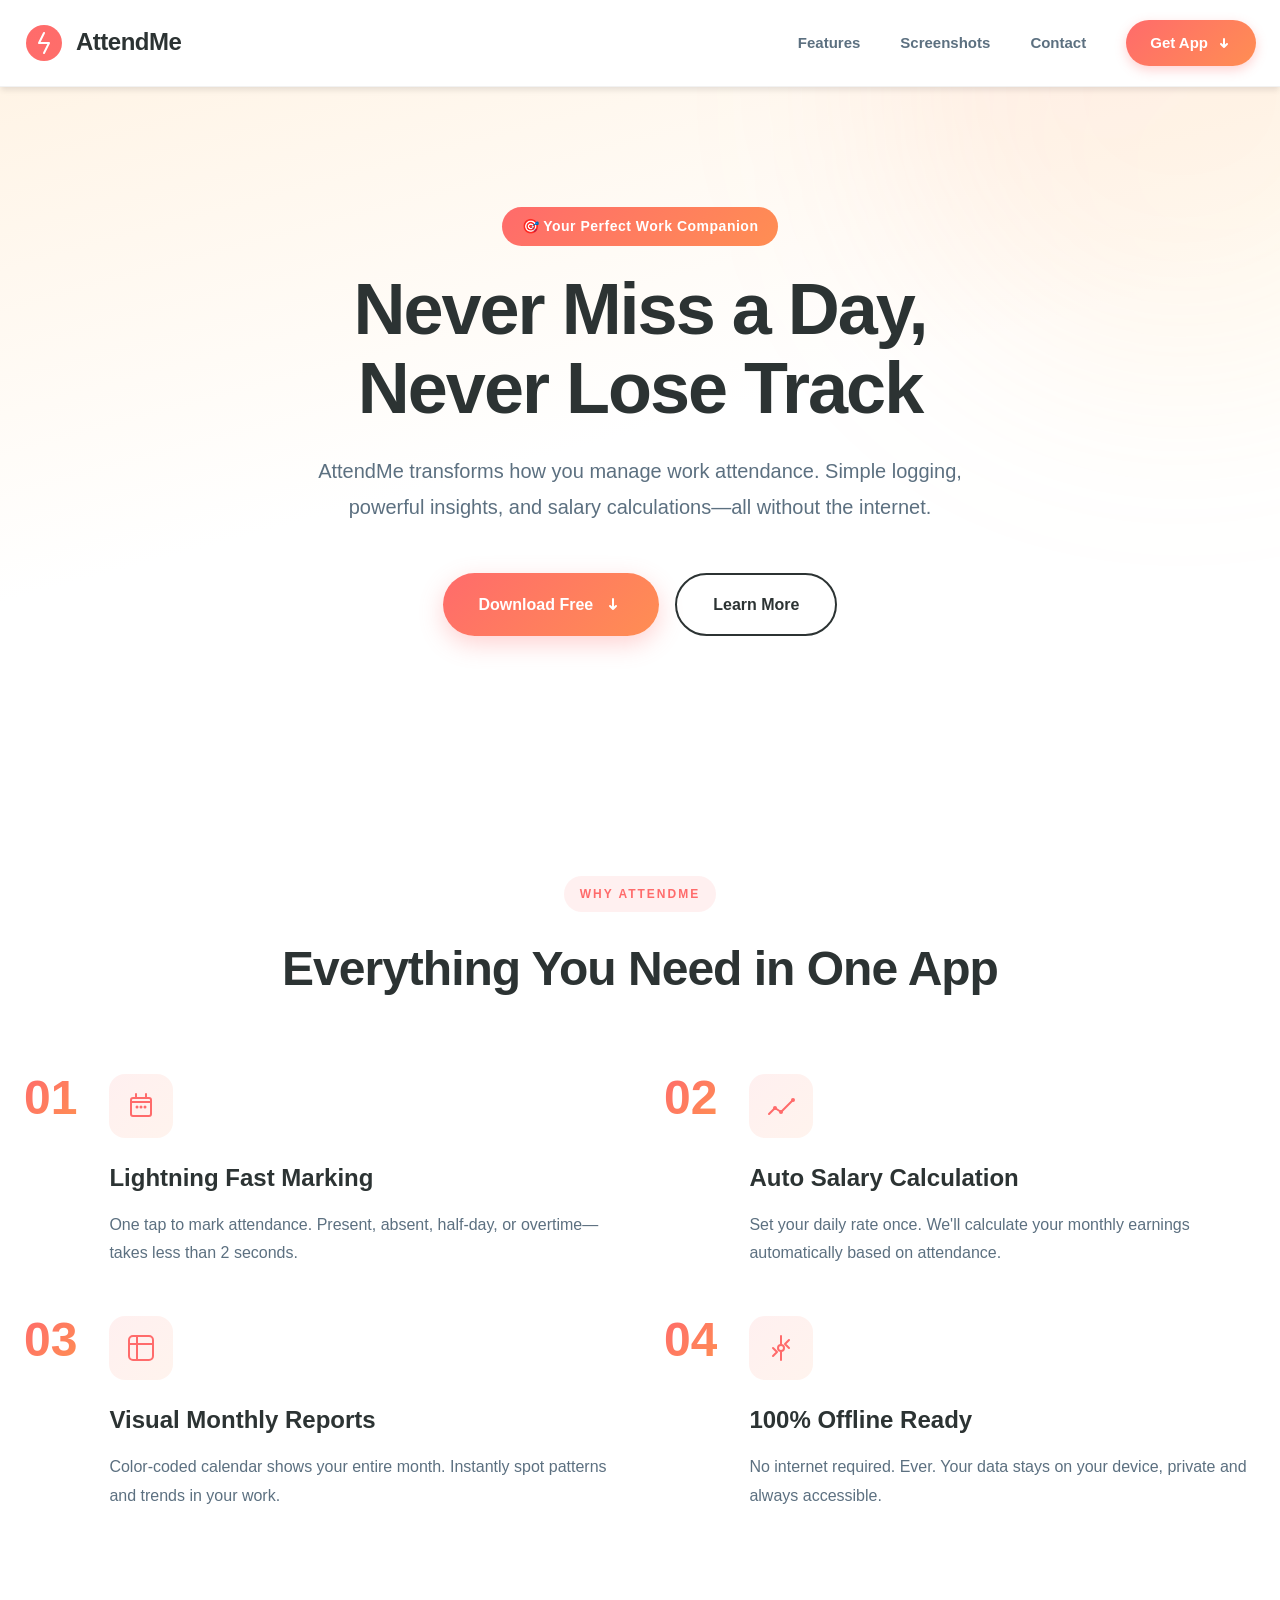
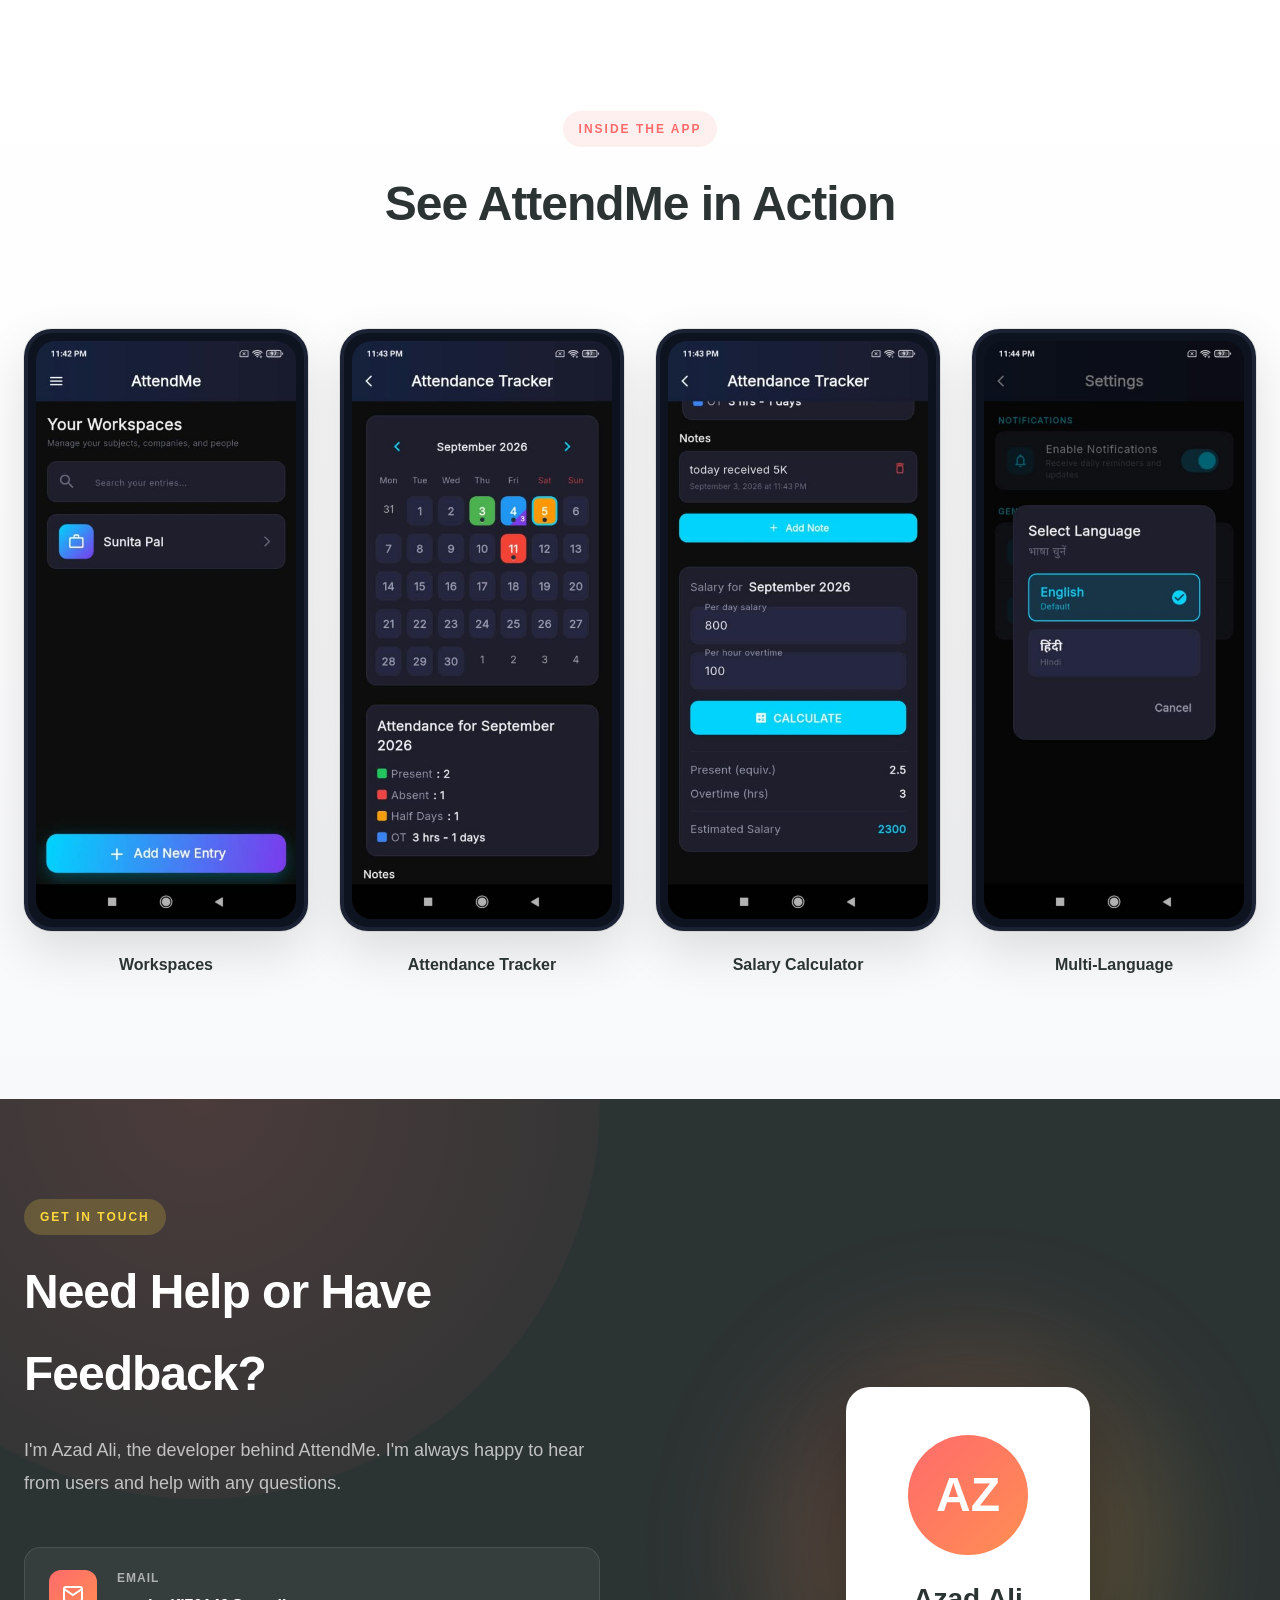
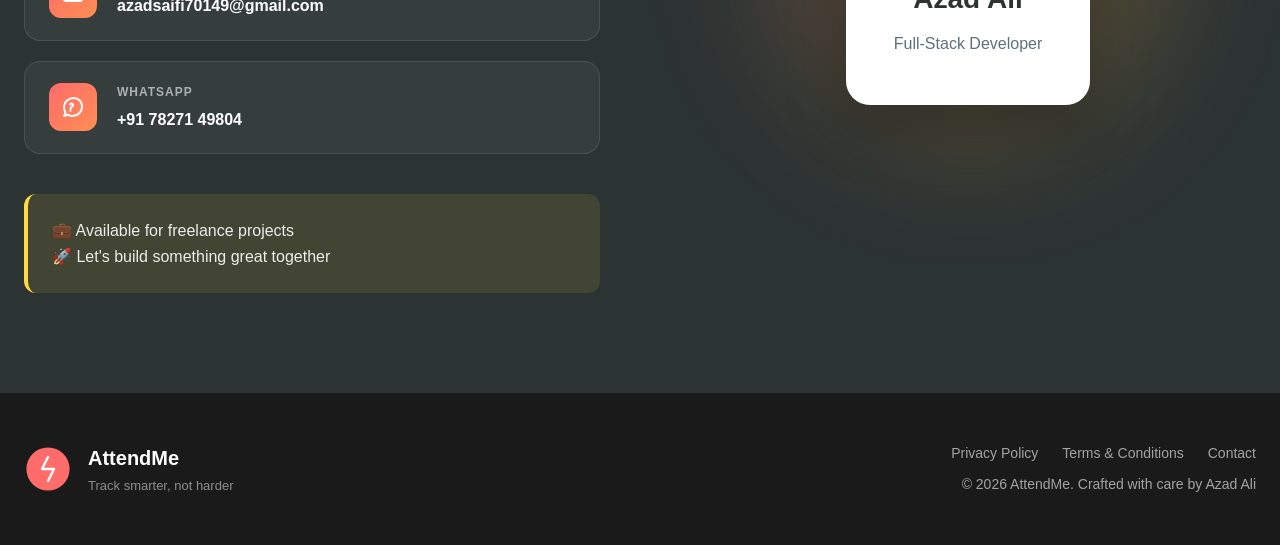
<file: index.html>
<!DOCTYPE html>
<html lang="en">
<head>
    <meta charset="UTF-8">
    <meta name="viewport" content="width=device-width, initial-scale=1.0">
    <meta name="description" content="AttendMe - Smart Attendance Tracking App. Track your work attendance with one tap, calculate salary, and get monthly insights.">
    <meta name="keywords" content="attendance tracker, work attendance, salary calculator, attendance app">
    <meta name="author" content="Azad Ali">
    <title>AttendMe - Smart Attendance Tracker</title>
    <link rel="stylesheet" href="style.css">
</head>
<body>
    <!-- Navigation -->
    <nav class="navbar">
        <div class="container">
            <div class="nav-brand">
                <svg class="logo-svg" viewBox="0 0 40 40" fill="none" xmlns="http://www.w3.org/2000/svg">
                    <circle cx="20" cy="20" r="18" fill="url(#gradient)"/>
                    <path d="M20 10L15 20H25L20 30" stroke="white" stroke-width="2" stroke-linecap="round" stroke-linejoin="round"/>
                    <defs>
                        <linearGradient id="gradient" x1="0" y1="0" x2="40" y2="40">
                            <stop offset="0%" stop-color="#FF6B6B"/>
                            <stop offset="100%" stop-color="#FFD93D"/>
                        </linearGradient>
                    </defs>
                </svg>
                <span class="brand-name">AttendMe</span>
            </div>
            <div class="nav-menu" id="navMenu">
                <a href="#features" class="nav-link">Features</a>
                <a href="#screenshots" class="nav-link">Screenshots</a>
                <a href="#contact" class="nav-link">Contact</a>
                <a href="#" class="nav-link download-link">
                    <span>Get App</span>
                    <svg width="16" height="16" viewBox="0 0 16 16" fill="none">
                        <path d="M8 12L8 4M8 12L11 9M8 12L5 9" stroke="currentColor" stroke-width="2" stroke-linecap="round"/>
                    </svg>
                </a>
            </div>
            <div class="hamburger" id="hamburger">
                <span></span>
                <span></span>
                <span></span>
            </div>
        </div>
    </nav>

    <!-- Hero Section -->
    <section class="hero">
        <div class="hero-decoration"></div>
        <div class="container">
            <div class="hero-badge">🎯 Your Perfect Work Companion</div>
            <h1 class="hero-title">Never Miss a Day,<br>Never Lose Track</h1>
            <p class="hero-subtitle">
                AttendMe transforms how you manage work attendance. Simple logging,
                powerful insights, and salary calculations—all without the internet.
            </p>
            <div class="hero-cta">
                <a href="#" class="btn btn-primary">
                    <span>Download Free</span>
                    <svg width="20" height="20" viewBox="0 0 20 20" fill="none">
                        <path d="M10 15L10 5M10 15L13 12M10 15L7 12" stroke="currentColor" stroke-width="2" stroke-linecap="round"/>
                    </svg>
                </a>
                <a href="#features" class="btn btn-outline">Learn More</a>
            </div>
        </div>
    </section>

    <!-- Features Section -->
    <section id="features" class="features">
        <div class="container">
            <div class="section-header">
                <span class="section-tag">WHY ATTENDME</span>
                <h2 class="section-title">Everything You Need in One App</h2>
            </div>
            <div class="features-container">
                <div class="feature-item">
                    <div class="feature-number">01</div>
                    <div class="feature-content">
                        <div class="feature-icon-wrapper">
                            <svg width="32" height="32" viewBox="0 0 32 32" fill="none">
                                <rect x="6" y="8" width="20" height="18" rx="2" stroke="currentColor" stroke-width="2"/>
                                <path d="M11 4V8M21 4V8M6 12H26" stroke="currentColor" stroke-width="2" stroke-linecap="round"/>
                                <circle cx="12" cy="17" r="1.5" fill="currentColor"/>
                                <circle cx="16" cy="17" r="1.5" fill="currentColor"/>
                                <circle cx="20" cy="17" r="1.5" fill="currentColor"/>
                            </svg>
                        </div>
                        <h3>Lightning Fast Marking</h3>
                        <p>One tap to mark attendance. Present, absent, half-day, or overtime—takes less than 2 seconds.</p>
                    </div>
                </div>

                <div class="feature-item">
                    <div class="feature-number">02</div>
                    <div class="feature-content">
                        <div class="feature-icon-wrapper">
                            <svg width="32" height="32" viewBox="0 0 32 32" fill="none">
                                <path d="M4 24L10 18L16 22L28 10" stroke="currentColor" stroke-width="2" stroke-linecap="round" stroke-linejoin="round"/>
                                <circle cx="10" cy="18" r="2" fill="currentColor"/>
                                <circle cx="16" cy="22" r="2" fill="currentColor"/>
                                <circle cx="28" cy="10" r="2" fill="currentColor"/>
                            </svg>
                        </div>
                        <h3>Auto Salary Calculation</h3>
                        <p>Set your daily rate once. We'll calculate your monthly earnings automatically based on attendance.</p>
                    </div>
                </div>

                <div class="feature-item">
                    <div class="feature-number">03</div>
                    <div class="feature-content">
                        <div class="feature-icon-wrapper">
                            <svg width="32" height="32" viewBox="0 0 32 32" fill="none">
                                <rect x="4" y="4" width="24" height="24" rx="4" stroke="currentColor" stroke-width="2"/>
                                <path d="M4 12H28M12 4V28" stroke="currentColor" stroke-width="2"/>
                            </svg>
                        </div>
                        <h3>Visual Monthly Reports</h3>
                        <p>Color-coded calendar shows your entire month. Instantly spot patterns and trends in your work.</p>
                    </div>
                </div>

                <div class="feature-item">
                    <div class="feature-number">04</div>
                    <div class="feature-content">
                        <div class="feature-icon-wrapper">
                            <svg width="32" height="32" viewBox="0 0 32 32" fill="none">
                                <path d="M16 4V12M16 20V28M24 8L20 12L24 16M8 16L12 20L8 24" stroke="currentColor" stroke-width="2" stroke-linecap="round" stroke-linejoin="round"/>
                                <circle cx="16" cy="16" r="3" stroke="currentColor" stroke-width="2"/>
                            </svg>
                        </div>
                        <h3>100% Offline Ready</h3>
                        <p>No internet required. Ever. Your data stays on your device, private and always accessible.</p>
                    </div>
                </div>
            </div>
        </div>
    </section>

    <!-- Screenshots Section -->
    <section id="screenshots" class="screenshots">
        <div class="container">
            <div class="section-header">
                <span class="section-tag">INSIDE THE APP</span>
                <h2 class="section-title">See AttendMe in Action</h2>
            </div>
            <div class="screenshots-carousel">
                <div class="screenshot-card">
                    <div class="screenshot-frame">
                        <img src="assets/screenshot1.png" alt="AttendMe Workspaces Screen" loading="lazy">
                    </div>
                    <div class="screenshot-label">Workspaces</div>
                </div>
                <div class="screenshot-card">
                    <div class="screenshot-frame">
                        <img src="assets/screenshot2.png" alt="AttendMe Calendar & Attendance Tracker" loading="lazy">
                    </div>
                    <div class="screenshot-label">Attendance Tracker</div>
                </div>
                <div class="screenshot-card">
                    <div class="screenshot-frame">
                        <img src="assets/screenshot3.png" alt="AttendMe Salary Calculator & Notes" loading="lazy">
                    </div>
                    <div class="screenshot-label">Salary Calculator</div>
                </div>
                <div class="screenshot-card">
                    <div class="screenshot-frame">
                        <img src="assets/screenshot4.png" alt="AttendMe Multi-Language & Settings" loading="lazy">
                    </div>
                    <div class="screenshot-label">Multi-Language</div>
                </div>
            </div>
        </div>
    </section>

    <!-- Contact Section -->
    <section id="contact" class="contact">
        <div class="contact-bg"></div>
        <div class="container">
            <div class="contact-content">
                <div class="contact-info">
                    <span class="section-tag light">GET IN TOUCH</span>
                    <h2>Need Help or Have Feedback?</h2>
                    <p>I'm Azad Ali, the developer behind AttendMe. I'm always happy to hear from users and help with any questions.</p>

                    <div class="contact-methods">
                        <a href="mailto:azadsaifi70149@gmail.com" class="contact-method">
                            <div class="method-icon">
                                <svg width="24" height="24" viewBox="0 0 24 24" fill="none">
                                    <rect x="3" y="5" width="18" height="14" rx="2" stroke="currentColor" stroke-width="2"/>
                                    <path d="M3 7L12 13L21 7" stroke="currentColor" stroke-width="2" stroke-linecap="round"/>
                                </svg>
                            </div>
                            <div class="method-content">
                                <div class="method-label">Email</div>
                                <div class="method-value">azadsaifi70149@gmail.com</div>
                            </div>
                        </a>

                        <a href="https://wa.me/917827149804" class="contact-method" target="_blank" rel="noopener">
                            <div class="method-icon">
                                <svg width="24" height="24" viewBox="0 0 24 24" fill="none">
                                    <path d="M21 11.5C21 16.75 16.75 21 11.5 21C9.73 21 8.08 20.5 6.66 19.63L3 21L4.37 17.34C3.5 15.92 3 14.27 3 12.5C3 7.25 7.25 3 12.5 3C17.75 3 21 6.71 21 11.5Z" stroke="currentColor" stroke-width="2" stroke-linecap="round" stroke-linejoin="round"/>
                                    <path d="M9 9.5C9 9.5 9.5 8.5 10.5 8.5C11.5 8.5 12 9 12 10C12 11 11 11.5 10.5 12C10 12.5 9.5 13 9.5 14M9.5 16H9.51" stroke="currentColor" stroke-width="2" stroke-linecap="round"/>
                                </svg>
                            </div>
                            <div class="method-content">
                                <div class="method-label">WhatsApp</div>
                                <div class="method-value">+91 78271 49804</div>
                            </div>
                        </a>
                    </div>

                    <div class="developer-note">
                        <p>💼 Available for freelance projects</p>
                        <p>🚀 Let's build something great together</p>
                    </div>
                </div>

                <div class="contact-illustration">
                    <div class="illustration-circle"></div>
                    <div class="developer-card">
                        <div class="dev-avatar">
                            <span>AZ</span>
                        </div>
                        <div class="dev-info">
                            <h3>Azad Ali</h3>
                            <p>Full-Stack Developer</p>
                        </div>
                    </div>
                </div>
            </div>
        </div>
    </section>

    <!-- Footer -->
    <footer class="footer">
        <div class="container">
            <div class="footer-content">
                <div class="footer-brand">
                    <svg class="footer-logo" viewBox="0 0 40 40" fill="none" xmlns="http://www.w3.org/2000/svg">
                        <circle cx="20" cy="20" r="18" fill="url(#footerGradient)"/>
                        <path d="M20 10L15 20H25L20 30" stroke="white" stroke-width="2" stroke-linecap="round" stroke-linejoin="round"/>
                        <defs>
                            <linearGradient id="footerGradient" x1="0" y1="0" x2="40" y2="40">
                                <stop offset="0%" stop-color="#FF6B6B"/>
                                <stop offset="100%" stop-color="#FFD93D"/>
                            </linearGradient>
                        </defs>
                    </svg>
                    <div class="footer-brand-text">
                        <div class="footer-name">AttendMe</div>
                        <div class="footer-tagline">Track smarter, not harder</div>
                    </div>
                </div>
                <div style="display: flex; flex-direction: column; gap: 8px; align-items: flex-end;">
                    <div class="footer-links" style="display: flex; gap: 24px; flex-wrap: wrap;">
                        <a href="privacy.html" style="color: rgba(255, 255, 255, 0.6); text-decoration: none; font-size: 14px;">Privacy Policy</a>
                        <a href="terms.html" style="color: rgba(255, 255, 255, 0.6); text-decoration: none; font-size: 14px;">Terms & Conditions</a>
                        <a href="contact.html" style="color: rgba(255, 255, 255, 0.6); text-decoration: none; font-size: 14px;">Contact</a>
                    </div>
                    <div class="footer-copyright">
                        <p>© 2026 AttendMe. Crafted with care by Azad Ali</p>
                    </div>
                </div>
            </div>
        </div>
    </footer>

    <script src="script.js"></script>
</body>
</html>
</file>
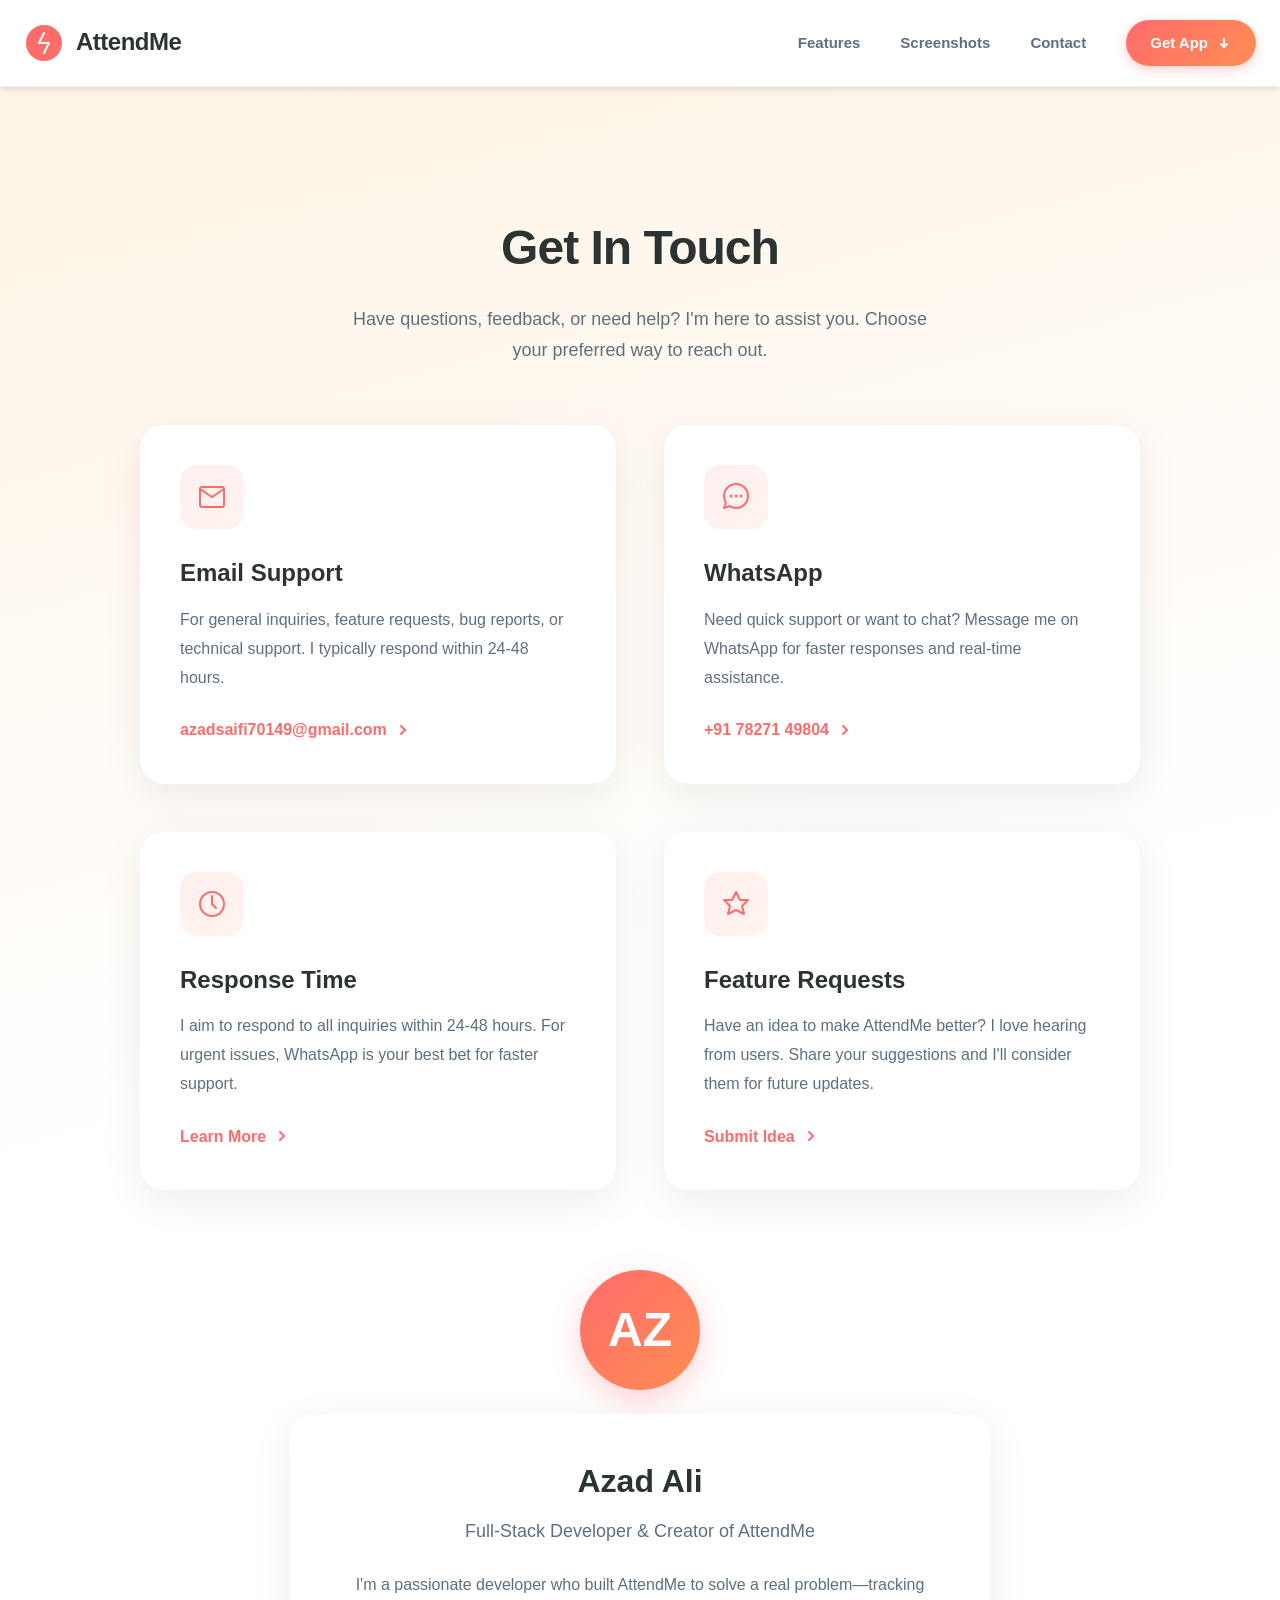
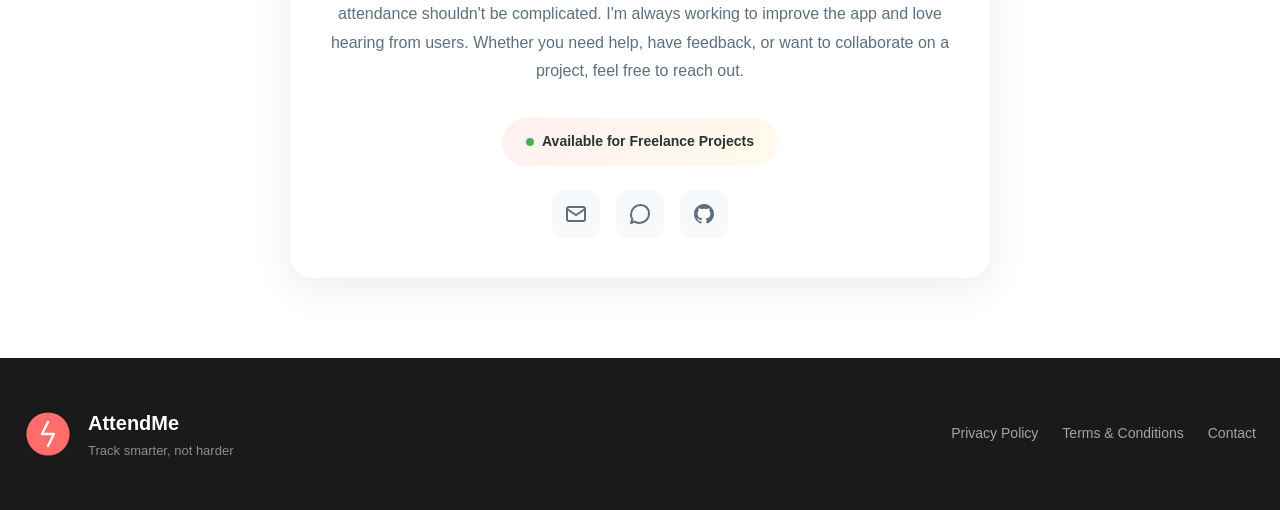
<file: contact.html>
<!DOCTYPE html>
<html lang="en">
<head>
    <meta charset="UTF-8">
    <meta name="viewport" content="width=device-width, initial-scale=1.0">
    <meta name="description" content="Contact AttendMe - Get in touch with the developer for support, feedback, or collaboration">
    <title>Contact Us - AttendMe</title>
    <link rel="stylesheet" href="style.css">
    <style>
        .contact-page {
            padding: 120px 0 80px;
            background: linear-gradient(165deg, #FFF4E6 0%, #FFFFFF 50%);
            min-height: 70vh;
        }

        .contact-page-header {
            text-align: center;
            margin-bottom: 60px;
        }

        .contact-page-header h1 {
            font-size: 48px;
            font-weight: 900;
            color: var(--dark);
            margin-bottom: 16px;
            letter-spacing: -1px;
        }

        .contact-page-header p {
            font-size: 18px;
            color: var(--text-secondary);
            max-width: 600px;
            margin: 0 auto;
        }

        .contact-grid {
            display: grid;
            grid-template-columns: 1fr 1fr;
            gap: 48px;
            max-width: 1000px;
            margin: 0 auto;
        }

        .contact-card {
            background: white;
            padding: 40px;
            border-radius: 24px;
            box-shadow: 0 10px 40px rgba(0, 0, 0, 0.08);
            transition: all 0.3s ease;
        }

        .contact-card:hover {
            transform: translateY(-8px);
            box-shadow: 0 20px 60px rgba(0, 0, 0, 0.12);
        }

        .contact-card-icon {
            width: 64px;
            height: 64px;
            background: linear-gradient(135deg, rgba(255, 107, 107, 0.1), rgba(255, 142, 83, 0.1));
            border-radius: 16px;
            display: flex;
            align-items: center;
            justify-content: center;
            margin-bottom: 24px;
        }

        .contact-card-icon svg {
            color: var(--primary-red);
        }

        .contact-card h3 {
            font-size: 24px;
            font-weight: 800;
            color: var(--dark);
            margin-bottom: 12px;
        }

        .contact-card p {
            color: var(--text-secondary);
            line-height: 1.8;
            margin-bottom: 24px;
        }

        .contact-card a {
            display: inline-flex;
            align-items: center;
            gap: 8px;
            color: var(--primary-red);
            text-decoration: none;
            font-weight: 700;
            transition: all 0.3s ease;
        }

        .contact-card a:hover {
            gap: 12px;
        }

        .developer-section {
            max-width: 700px;
            margin: 80px auto 0;
            text-align: center;
        }

        .developer-avatar-large {
            width: 120px;
            height: 120px;
            background: linear-gradient(135deg, var(--primary-red), var(--accent-orange));
            border-radius: 50%;
            display: flex;
            align-items: center;
            justify-content: center;
            margin: 0 auto 24px;
            font-size: 48px;
            font-weight: 900;
            color: white;
            box-shadow: 0 10px 30px rgba(255, 107, 107, 0.3);
        }

        .developer-info {
            background: white;
            padding: 40px;
            border-radius: 24px;
            box-shadow: 0 10px 40px rgba(0, 0, 0, 0.08);
        }

        .developer-info h2 {
            font-size: 32px;
            font-weight: 900;
            color: var(--dark);
            margin-bottom: 8px;
        }

        .developer-info .role {
            font-size: 18px;
            color: var(--text-secondary);
            margin-bottom: 24px;
        }

        .developer-info .bio {
            color: var(--text-secondary);
            line-height: 1.8;
            margin-bottom: 32px;
        }

        .availability-badge {
            display: inline-flex;
            align-items: center;
            gap: 8px;
            background: linear-gradient(135deg, rgba(255, 107, 107, 0.1), rgba(255, 217, 61, 0.1));
            padding: 12px 24px;
            border-radius: 50px;
            font-weight: 700;
            color: var(--dark);
            font-size: 14px;
        }

        .availability-dot {
            width: 8px;
            height: 8px;
            background: #4CAF50;
            border-radius: 50%;
            animation: pulse 2s infinite;
        }

        @keyframes pulse {
            0%, 100% {
                opacity: 1;
            }
            50% {
                opacity: 0.5;
            }
        }

        .social-links {
            display: flex;
            justify-content: center;
            gap: 16px;
            margin-top: 24px;
        }

        .social-link {
            width: 48px;
            height: 48px;
            background: var(--bg-light);
            border-radius: 12px;
            display: flex;
            align-items: center;
            justify-content: center;
            text-decoration: none;
            transition: all 0.3s ease;
        }

        .social-link:hover {
            background: linear-gradient(135deg, var(--primary-red), var(--accent-orange));
            transform: translateY(-4px);
        }

        .social-link:hover svg {
            color: white;
        }

        .social-link svg {
            color: var(--text-secondary);
            transition: all 0.3s ease;
        }

        @media (max-width: 768px) {
            .contact-page {
                padding: 80px 0 60px;
            }

            .contact-page-header h1 {
                font-size: 36px;
            }

            .contact-grid {
                grid-template-columns: 1fr;
                gap: 32px;
            }

            .contact-card {
                padding: 32px;
            }

            .developer-section {
                margin-top: 60px;
            }

            .developer-info {
                padding: 32px 24px;
            }

            .developer-info h2 {
                font-size: 28px;
            }
        }
    </style>
</head>
<body>
    <!-- Navigation -->
    <nav class="navbar">
        <div class="container">
            <div class="nav-brand">
                <a href="index.html" style="display: flex; align-items: center; gap: 12px; text-decoration: none;">
                    <svg class="logo-svg" viewBox="0 0 40 40" fill="none" xmlns="http://www.w3.org/2000/svg">
                        <circle cx="20" cy="20" r="18" fill="url(#gradient)"/>
                        <path d="M20 10L15 20H25L20 30" stroke="white" stroke-width="2" stroke-linecap="round" stroke-linejoin="round"/>
                        <defs>
                            <linearGradient id="gradient" x1="0" y1="0" x2="40" y2="40">
                                <stop offset="0%" stop-color="#FF6B6B"/>
                                <stop offset="100%" stop-color="#FFD93D"/>
                            </linearGradient>
                        </defs>
                    </svg>
                    <span class="brand-name">AttendMe</span>
                </a>
            </div>
            <div class="nav-menu" id="navMenu">
                <a href="index.html#features" class="nav-link">Features</a>
                <a href="index.html#screenshots" class="nav-link">Screenshots</a>
                <a href="contact.html" class="nav-link">Contact</a>
                <a href="#" class="nav-link download-link">
                    <span>Get App</span>
                    <svg width="16" height="16" viewBox="0 0 16 16" fill="none">
                        <path d="M8 12L8 4M8 12L11 9M8 12L5 9" stroke="currentColor" stroke-width="2" stroke-linecap="round"/>
                    </svg>
                </a>
            </div>
            <div class="hamburger" id="hamburger">
                <span></span>
                <span></span>
                <span></span>
            </div>
        </div>
    </nav>

    <!-- Contact Page Content -->
    <section class="contact-page">
        <div class="container">
            <div class="contact-page-header">
                <h1>Get In Touch</h1>
                <p>Have questions, feedback, or need help? I'm here to assist you. Choose your preferred way to reach out.</p>
            </div>

            <div class="contact-grid">
                <div class="contact-card">
                    <div class="contact-card-icon">
                        <svg width="32" height="32" viewBox="0 0 32 32" fill="none">
                            <rect x="4" y="6" width="24" height="20" rx="2" stroke="currentColor" stroke-width="2"/>
                            <path d="M4 8L16 16L28 8" stroke="currentColor" stroke-width="2" stroke-linecap="round"/>
                        </svg>
                    </div>
                    <h3>Email Support</h3>
                    <p>For general inquiries, feature requests, bug reports, or technical support. I typically respond within 24-48 hours.</p>
                    <a href="mailto:azadsaifi70149@gmail.com">
                        <span>azadsaifi70149@gmail.com</span>
                        <svg width="16" height="16" viewBox="0 0 16 16" fill="none">
                            <path d="M6 4L10 8L6 12" stroke="currentColor" stroke-width="2" stroke-linecap="round"/>
                        </svg>
                    </a>
                </div>

                <div class="contact-card">
                    <div class="contact-card-icon">
                        <svg width="32" height="32" viewBox="0 0 32 32" fill="none">
                            <path d="M28 15C28 21.5 22.5 27 16 27C13.5 27 11.3 26.3 9.5 25.1L4 27L5.9 21.5C4.7 19.7 4 17.5 4 15C4 8.5 9.5 3 16 3C22.5 3 28 8.5 28 15Z" stroke="currentColor" stroke-width="2" stroke-linecap="round" stroke-linejoin="round"/>
                            <circle cx="11" cy="15" r="1.5" fill="currentColor"/>
                            <circle cx="16" cy="15" r="1.5" fill="currentColor"/>
                            <circle cx="21" cy="15" r="1.5" fill="currentColor"/>
                        </svg>
                    </div>
                    <h3>WhatsApp</h3>
                    <p>Need quick support or want to chat? Message me on WhatsApp for faster responses and real-time assistance.</p>
                    <a href="https://wa.me/917827149804" target="_blank" rel="noopener">
                        <span>+91 78271 49804</span>
                        <svg width="16" height="16" viewBox="0 0 16 16" fill="none">
                            <path d="M6 4L10 8L6 12" stroke="currentColor" stroke-width="2" stroke-linecap="round"/>
                        </svg>
                    </a>
                </div>

                <div class="contact-card">
                    <div class="contact-card-icon">
                        <svg width="32" height="32" viewBox="0 0 32 32" fill="none">
                            <circle cx="16" cy="16" r="12" stroke="currentColor" stroke-width="2"/>
                            <path d="M16 8V16L20 20" stroke="currentColor" stroke-width="2" stroke-linecap="round"/>
                        </svg>
                    </div>
                    <h3>Response Time</h3>
                    <p>I aim to respond to all inquiries within 24-48 hours. For urgent issues, WhatsApp is your best bet for faster support.</p>
                    <a href="index.html#contact">
                        <span>Learn More</span>
                        <svg width="16" height="16" viewBox="0 0 16 16" fill="none">
                            <path d="M6 4L10 8L6 12" stroke="currentColor" stroke-width="2" stroke-linecap="round"/>
                        </svg>
                    </a>
                </div>

                <div class="contact-card">
                    <div class="contact-card-icon">
                        <svg width="32" height="32" viewBox="0 0 32 32" fill="none">
                            <path d="M16 4L20 12L28 12L22 18L24 26L16 22L8 26L10 18L4 12L12 12L16 4Z" stroke="currentColor" stroke-width="2" stroke-linejoin="round"/>
                        </svg>
                    </div>
                    <h3>Feature Requests</h3>
                    <p>Have an idea to make AttendMe better? I love hearing from users. Share your suggestions and I'll consider them for future updates.</p>
                    <a href="mailto:azadsaifi70149@gmail.com?subject=Feature Request for AttendMe">
                        <span>Submit Idea</span>
                        <svg width="16" height="16" viewBox="0 0 16 16" fill="none">
                            <path d="M6 4L10 8L6 12" stroke="currentColor" stroke-width="2" stroke-linecap="round"/>
                        </svg>
                    </a>
                </div>
            </div>

            <!-- Developer Section -->
            <div class="developer-section">
                <div class="developer-avatar-large">
                    <span>AZ</span>
                </div>
                <div class="developer-info">
                    <h2>Azad Ali</h2>
                    <p class="role">Full-Stack Developer & Creator of AttendMe</p>
                    <p class="bio">
                        I'm a passionate developer who built AttendMe to solve a real problem—tracking attendance shouldn't be complicated.
                        I'm always working to improve the app and love hearing from users. Whether you need help, have feedback, or want to collaborate on a project, feel free to reach out.
                    </p>
                    <div class="availability-badge">
                        <span class="availability-dot"></span>
                        <span>Available for Freelance Projects</span>
                    </div>
                    <div class="social-links">
                        <a href="mailto:azadsaifi70149@gmail.com" class="social-link" title="Email">
                            <svg width="24" height="24" viewBox="0 0 24 24" fill="none">
                                <rect x="3" y="5" width="18" height="14" rx="2" stroke="currentColor" stroke-width="2"/>
                                <path d="M3 7L12 13L21 7" stroke="currentColor" stroke-width="2" stroke-linecap="round"/>
                            </svg>
                        </a>
                        <a href="https://wa.me/917827149804" class="social-link" target="_blank" rel="noopener" title="WhatsApp">
                            <svg width="24" height="24" viewBox="0 0 24 24" fill="none">
                                <path d="M21 11.5C21 16.75 16.75 21 11.5 21C9.73 21 8.08 20.5 6.66 19.63L3 21L4.37 17.34C3.5 15.92 3 14.27 3 12.5C3 7.25 7.25 3 12.5 3C17.75 3 21 6.71 21 11.5Z" stroke="currentColor" stroke-width="2" stroke-linecap="round" stroke-linejoin="round"/>
                            </svg>
                        </a>
                        <a href="https://github.com" class="social-link" target="_blank" rel="noopener" title="GitHub">
                            <svg width="24" height="24" viewBox="0 0 24 24" fill="none">
                                <path d="M12 2C6.48 2 2 6.48 2 12C2 16.42 4.87 20.17 8.84 21.5C9.34 21.58 9.5 21.27 9.5 21C9.5 20.77 9.5 20.14 9.5 19.31C6.73 19.91 6.14 17.97 6.14 17.97C5.68 16.81 5.03 16.5 5.03 16.5C4.12 15.88 5.1 15.9 5.1 15.9C6.1 15.97 6.63 16.93 6.63 16.93C7.5 18.45 8.97 18 9.54 17.76C9.63 17.11 9.89 16.67 10.17 16.42C7.95 16.17 5.62 15.31 5.62 11.5C5.62 10.39 6 9.5 6.65 8.79C6.55 8.54 6.2 7.5 6.75 6.15C6.75 6.15 7.59 5.88 9.5 7.17C10.29 6.95 11.15 6.84 12 6.84C12.85 6.84 13.71 6.95 14.5 7.17C16.41 5.88 17.25 6.15 17.25 6.15C17.8 7.5 17.45 8.54 17.35 8.79C18 9.5 18.38 10.39 18.38 11.5C18.38 15.32 16.04 16.16 13.81 16.41C14.17 16.72 14.5 17.33 14.5 18.26C14.5 19.6 14.5 20.68 14.5 21C14.5 21.27 14.66 21.59 15.17 21.5C19.14 20.16 22 16.42 22 12C22 6.48 17.52 2 12 2Z" fill="currentColor"/>
                            </svg>
                        </a>
                    </div>
                </div>
            </div>
        </div>
    </section>

    <!-- Footer -->
    <footer class="footer">
        <div class="container">
            <div class="footer-content">
                <div class="footer-brand">
                    <svg class="footer-logo" viewBox="0 0 40 40" fill="none" xmlns="http://www.w3.org/2000/svg">
                        <circle cx="20" cy="20" r="18" fill="url(#footerGradient)"/>
                        <path d="M20 10L15 20H25L20 30" stroke="white" stroke-width="2" stroke-linecap="round" stroke-linejoin="round"/>
                        <defs>
                            <linearGradient id="footerGradient" x1="0" y1="0" x2="40" y2="40">
                                <stop offset="0%" stop-color="#FF6B6B"/>
                                <stop offset="100%" stop-color="#FFD93D"/>
                            </linearGradient>
                        </defs>
                    </svg>
                    <div class="footer-brand-text">
                        <div class="footer-name">AttendMe</div>
                        <div class="footer-tagline">Track smarter, not harder</div>
                    </div>
                </div>
                <div class="footer-links" style="display: flex; gap: 24px; flex-wrap: wrap;">
                    <a href="privacy.html" style="color: rgba(255, 255, 255, 0.6); text-decoration: none; font-size: 14px;">Privacy Policy</a>
                    <a href="terms.html" style="color: rgba(255, 255, 255, 0.6); text-decoration: none; font-size: 14px;">Terms & Conditions</a>
                    <a href="contact.html" style="color: rgba(255, 255, 255, 0.6); text-decoration: none; font-size: 14px;">Contact</a>
                </div>
            </div>
        </div>
    </footer>

    <script src="script.js"></script>
</body>
</html>
</file>
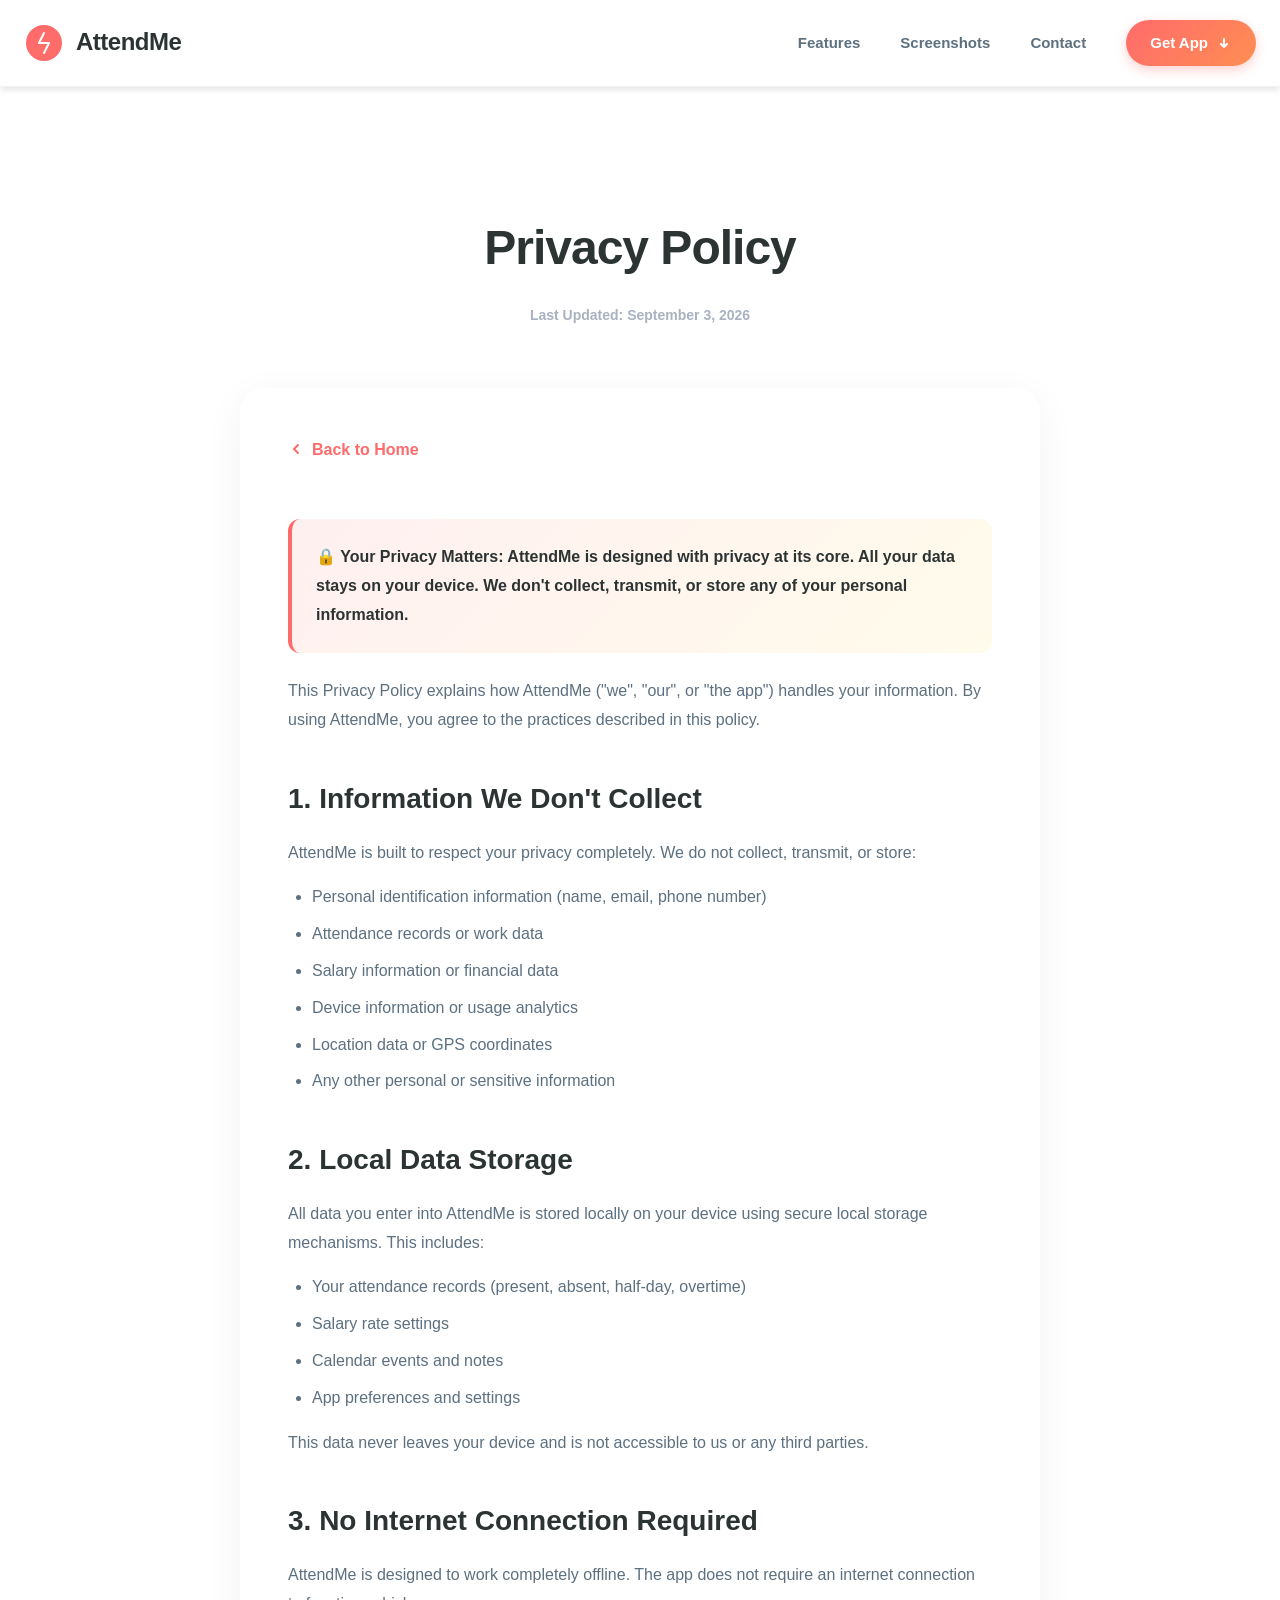
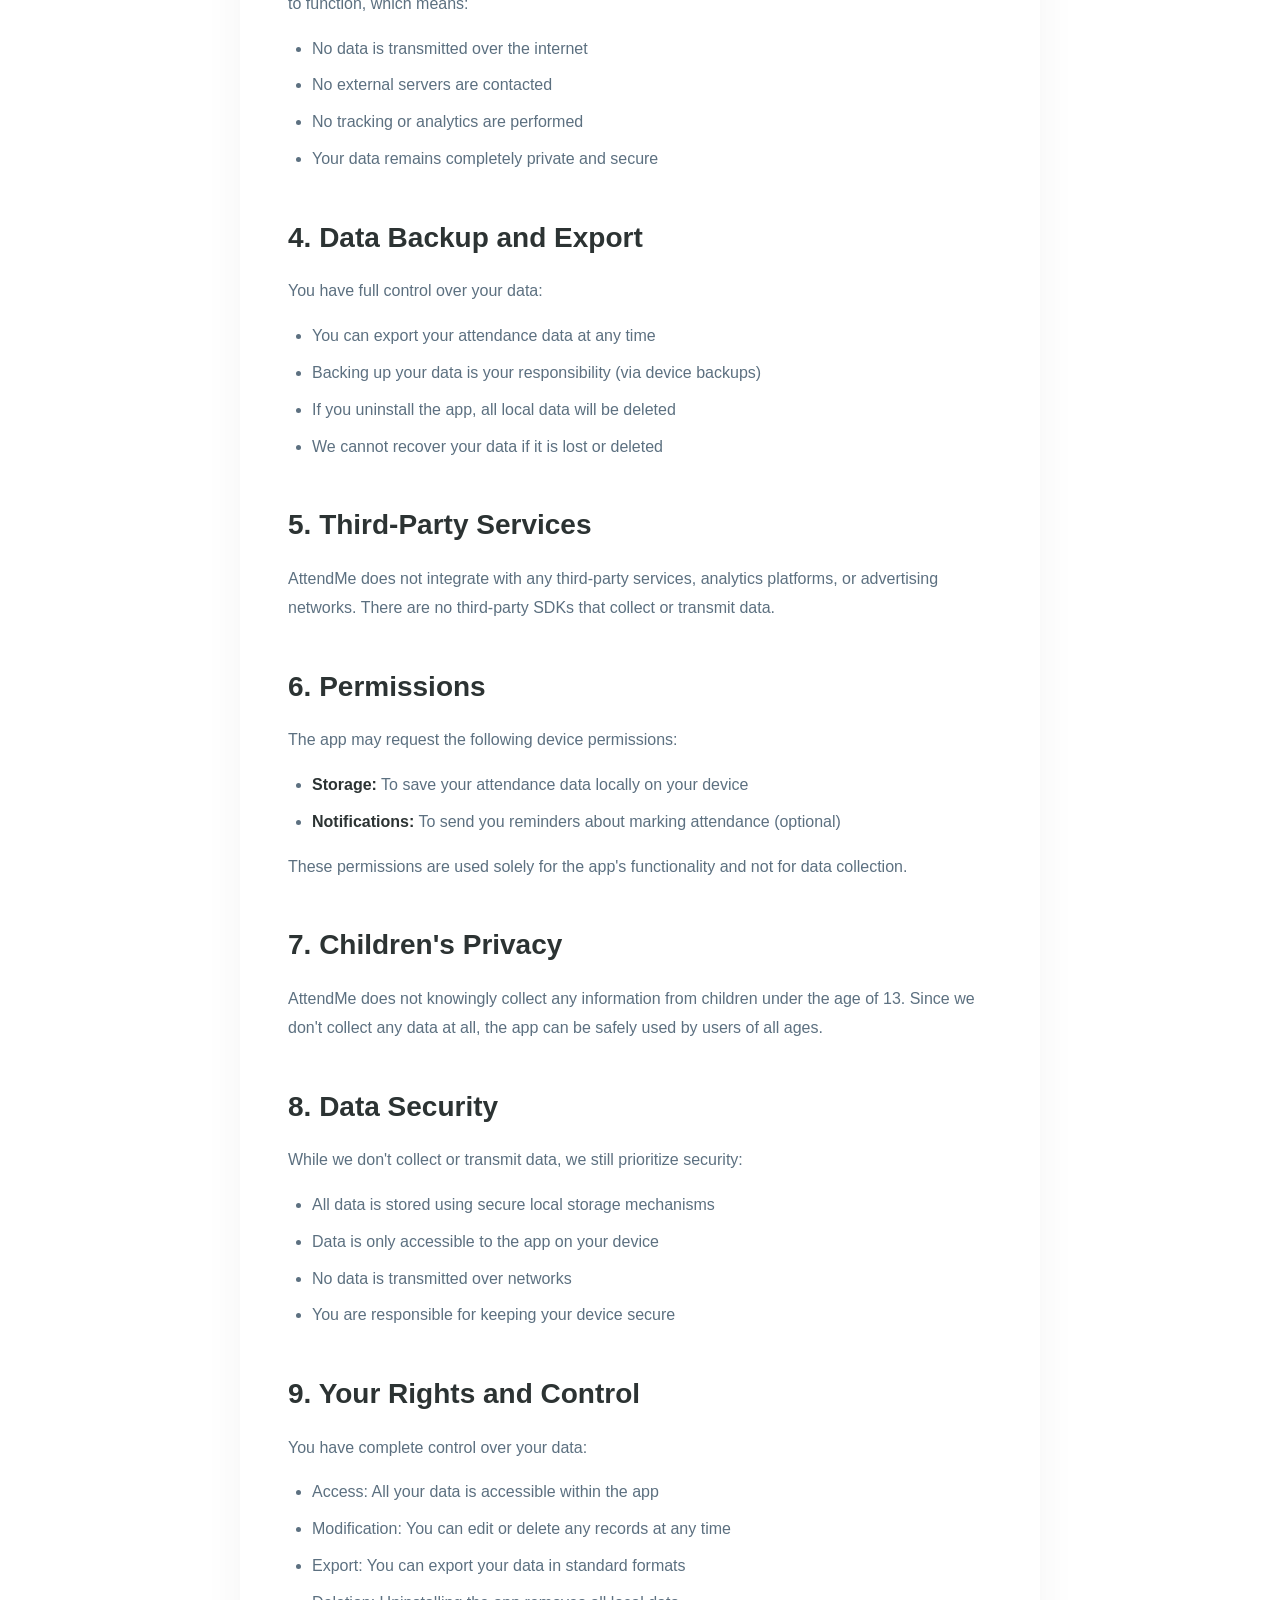
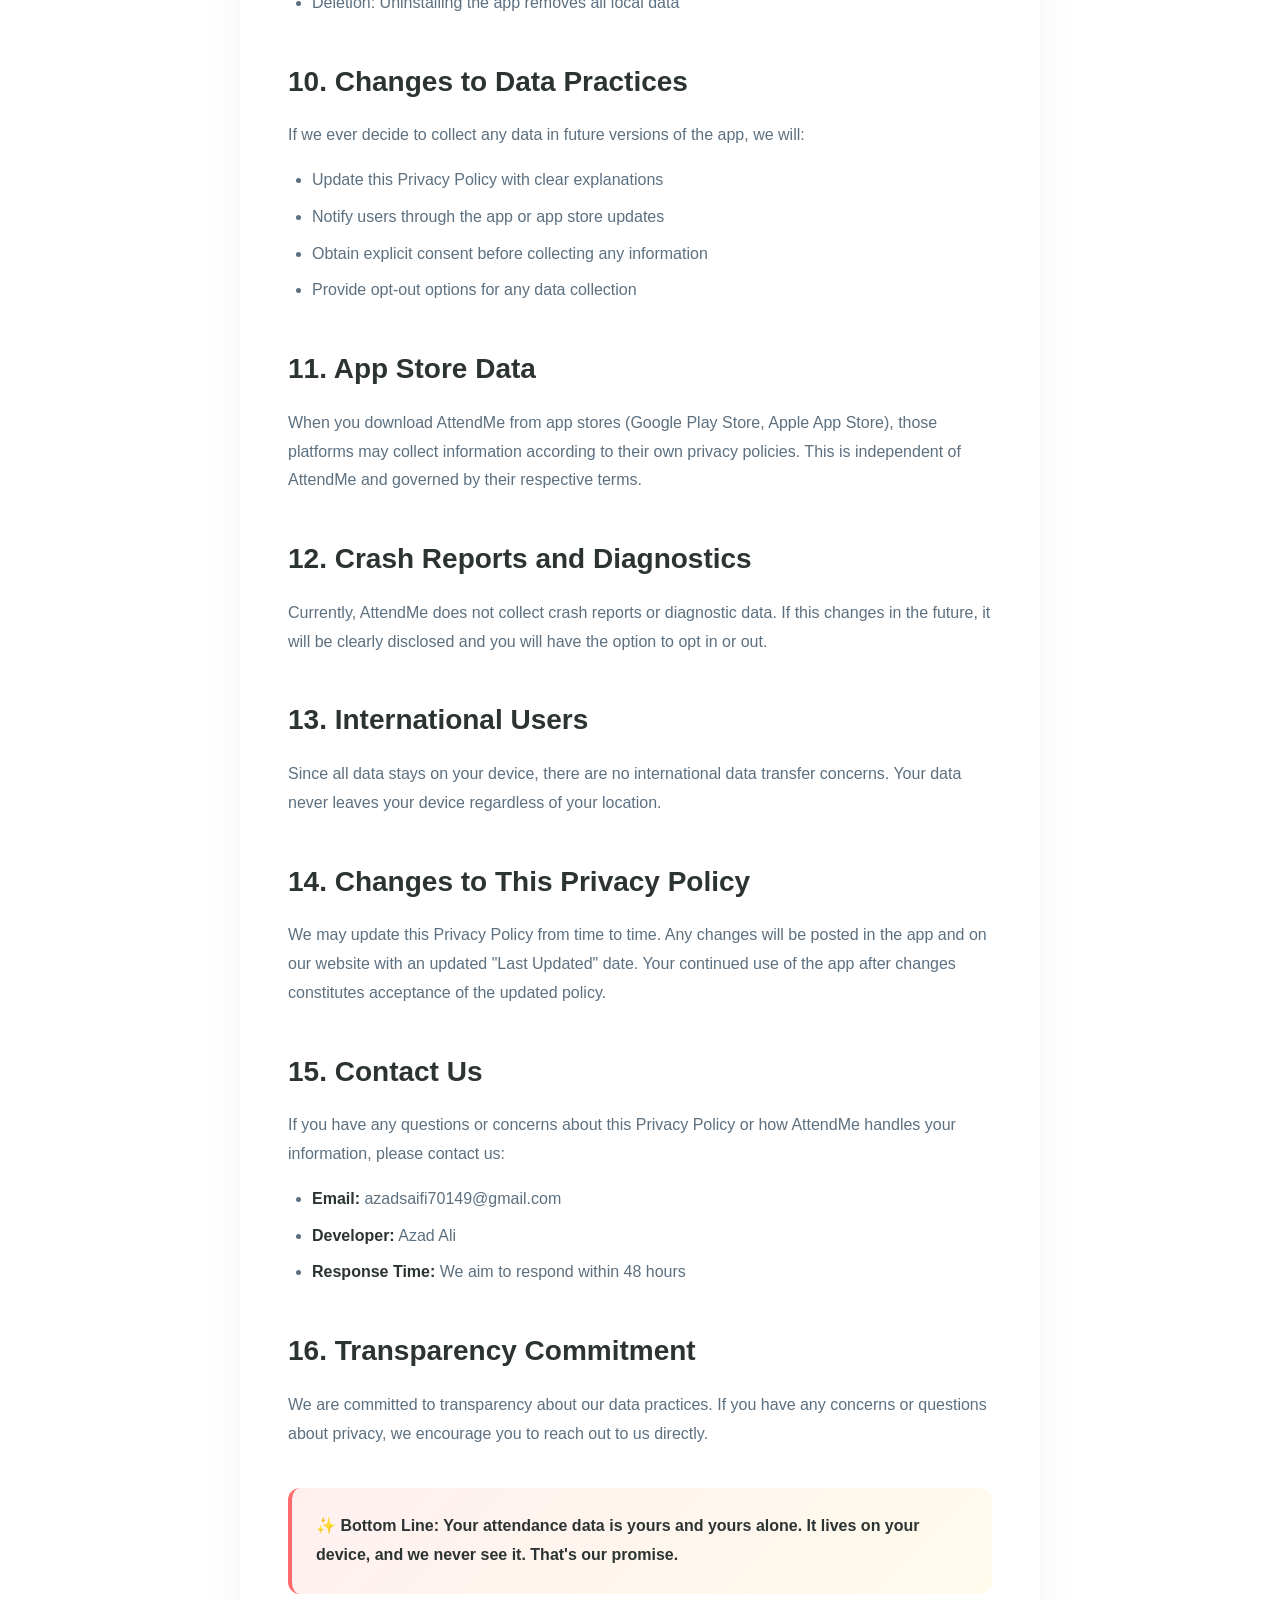
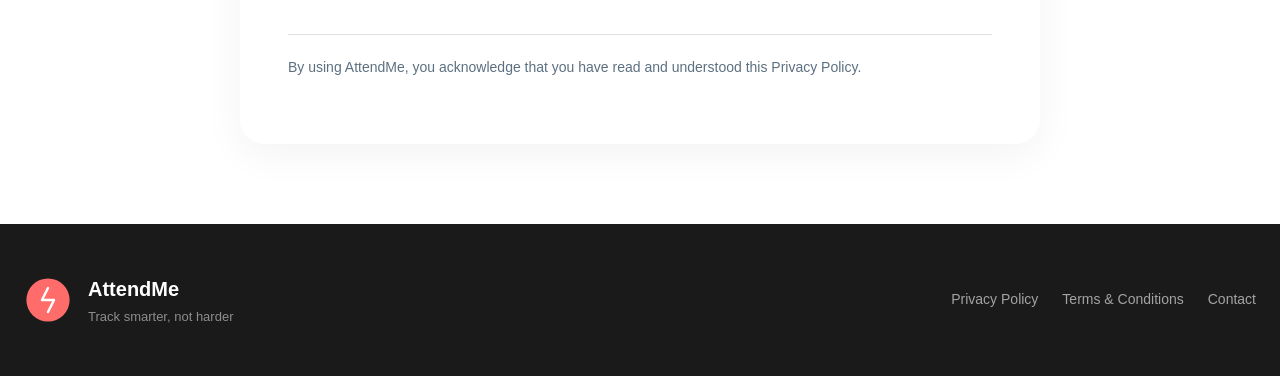
<file: privacy.html>
<!DOCTYPE html>
<html lang="en">
<head>
    <meta charset="UTF-8">
    <meta name="viewport" content="width=device-width, initial-scale=1.0">
    <meta name="description" content="Privacy Policy for AttendMe - Smart Attendance Tracking App">
    <title>Privacy Policy - AttendMe</title>
    <link rel="stylesheet" href="style.css">
    <style>
        .legal-page {
            padding: 120px 0 80px;
            background: var(--bg-white);
        }

        .legal-header {
            text-align: center;
            margin-bottom: 60px;
        }

        .legal-header h1 {
            font-size: 48px;
            font-weight: 900;
            color: var(--dark);
            margin-bottom: 16px;
            letter-spacing: -1px;
        }

        .legal-header .last-updated {
            font-size: 14px;
            color: var(--text-light);
            font-weight: 600;
        }

        .legal-content {
            max-width: 800px;
            margin: 0 auto;
            background: white;
            padding: 48px;
            border-radius: 24px;
            box-shadow: 0 10px 40px rgba(0, 0, 0, 0.05);
        }

        .legal-content h2 {
            font-size: 28px;
            font-weight: 800;
            color: var(--dark);
            margin-top: 40px;
            margin-bottom: 16px;
        }

        .legal-content h2:first-child {
            margin-top: 0;
        }

        .legal-content p {
            color: var(--text-secondary);
            line-height: 1.8;
            margin-bottom: 16px;
        }

        .legal-content ul {
            color: var(--text-secondary);
            line-height: 1.8;
            margin-bottom: 16px;
            padding-left: 24px;
        }

        .legal-content li {
            margin-bottom: 8px;
        }

        .legal-content strong {
            color: var(--dark);
            font-weight: 700;
        }

        .back-link {
            display: inline-flex;
            align-items: center;
            gap: 8px;
            color: var(--primary-red);
            text-decoration: none;
            font-weight: 600;
            margin-bottom: 32px;
            transition: all 0.3s ease;
        }

        .back-link:hover {
            gap: 12px;
        }

        .highlight-box {
            background: linear-gradient(135deg, rgba(255, 107, 107, 0.1), rgba(255, 217, 61, 0.1));
            border-left: 4px solid var(--primary-red);
            padding: 24px;
            border-radius: 12px;
            margin: 24px 0;
        }

        .highlight-box p {
            margin: 0;
            font-weight: 600;
            color: var(--dark);
        }

        @media (max-width: 768px) {
            .legal-page {
                padding: 80px 0 60px;
            }

            .legal-header h1 {
                font-size: 36px;
            }

            .legal-content {
                padding: 32px 24px;
            }

            .legal-content h2 {
                font-size: 24px;
            }
        }
    </style>
</head>
<body>
    <!-- Navigation -->
    <nav class="navbar">
        <div class="container">
            <div class="nav-brand">
                <a href="index.html" style="display: flex; align-items: center; gap: 12px; text-decoration: none;">
                    <svg class="logo-svg" viewBox="0 0 40 40" fill="none" xmlns="http://www.w3.org/2000/svg">
                        <circle cx="20" cy="20" r="18" fill="url(#gradient)"/>
                        <path d="M20 10L15 20H25L20 30" stroke="white" stroke-width="2" stroke-linecap="round" stroke-linejoin="round"/>
                        <defs>
                            <linearGradient id="gradient" x1="0" y1="0" x2="40" y2="40">
                                <stop offset="0%" stop-color="#FF6B6B"/>
                                <stop offset="100%" stop-color="#FFD93D"/>
                            </linearGradient>
                        </defs>
                    </svg>
                    <span class="brand-name">AttendMe</span>
                </a>
            </div>
            <div class="nav-menu" id="navMenu">
                <a href="index.html#features" class="nav-link">Features</a>
                <a href="index.html#screenshots" class="nav-link">Screenshots</a>
                <a href="contact.html" class="nav-link">Contact</a>
                <a href="#" class="nav-link download-link">
                    <span>Get App</span>
                    <svg width="16" height="16" viewBox="0 0 16 16" fill="none">
                        <path d="M8 12L8 4M8 12L11 9M8 12L5 9" stroke="currentColor" stroke-width="2" stroke-linecap="round"/>
                    </svg>
                </a>
            </div>
            <div class="hamburger" id="hamburger">
                <span></span>
                <span></span>
                <span></span>
            </div>
        </div>
    </nav>

    <!-- Legal Content -->
    <section class="legal-page">
        <div class="container">
            <div class="legal-header">
                <h1>Privacy Policy</h1>
                <p class="last-updated">Last Updated: September 3, 2026</p>
            </div>

            <div class="legal-content">
                <a href="index.html" class="back-link">
                    <svg width="16" height="16" viewBox="0 0 16 16" fill="none">
                        <path d="M10 4L6 8L10 12" stroke="currentColor" stroke-width="2" stroke-linecap="round"/>
                    </svg>
                    Back to Home
                </a>

                <div class="highlight-box">
                    <p>🔒 Your Privacy Matters: AttendMe is designed with privacy at its core. All your data stays on your device. We don't collect, transmit, or store any of your personal information.</p>
                </div>

                <p>This Privacy Policy explains how AttendMe ("we", "our", or "the app") handles your information. By using AttendMe, you agree to the practices described in this policy.</p>

                <h2>1. Information We Don't Collect</h2>
                <p>AttendMe is built to respect your privacy completely. We do not collect, transmit, or store:</p>
                <ul>
                    <li>Personal identification information (name, email, phone number)</li>
                    <li>Attendance records or work data</li>
                    <li>Salary information or financial data</li>
                    <li>Device information or usage analytics</li>
                    <li>Location data or GPS coordinates</li>
                    <li>Any other personal or sensitive information</li>
                </ul>

                <h2>2. Local Data Storage</h2>
                <p>All data you enter into AttendMe is stored locally on your device using secure local storage mechanisms. This includes:</p>
                <ul>
                    <li>Your attendance records (present, absent, half-day, overtime)</li>
                    <li>Salary rate settings</li>
                    <li>Calendar events and notes</li>
                    <li>App preferences and settings</li>
                </ul>
                <p>This data never leaves your device and is not accessible to us or any third parties.</p>

                <h2>3. No Internet Connection Required</h2>
                <p>AttendMe is designed to work completely offline. The app does not require an internet connection to function, which means:</p>
                <ul>
                    <li>No data is transmitted over the internet</li>
                    <li>No external servers are contacted</li>
                    <li>No tracking or analytics are performed</li>
                    <li>Your data remains completely private and secure</li>
                </ul>

                <h2>4. Data Backup and Export</h2>
                <p>You have full control over your data:</p>
                <ul>
                    <li>You can export your attendance data at any time</li>
                    <li>Backing up your data is your responsibility (via device backups)</li>
                    <li>If you uninstall the app, all local data will be deleted</li>
                    <li>We cannot recover your data if it is lost or deleted</li>
                </ul>

                <h2>5. Third-Party Services</h2>
                <p>AttendMe does not integrate with any third-party services, analytics platforms, or advertising networks. There are no third-party SDKs that collect or transmit data.</p>

                <h2>6. Permissions</h2>
                <p>The app may request the following device permissions:</p>
                <ul>
                    <li><strong>Storage:</strong> To save your attendance data locally on your device</li>
                    <li><strong>Notifications:</strong> To send you reminders about marking attendance (optional)</li>
                </ul>
                <p>These permissions are used solely for the app's functionality and not for data collection.</p>

                <h2>7. Children's Privacy</h2>
                <p>AttendMe does not knowingly collect any information from children under the age of 13. Since we don't collect any data at all, the app can be safely used by users of all ages.</p>

                <h2>8. Data Security</h2>
                <p>While we don't collect or transmit data, we still prioritize security:</p>
                <ul>
                    <li>All data is stored using secure local storage mechanisms</li>
                    <li>Data is only accessible to the app on your device</li>
                    <li>No data is transmitted over networks</li>
                    <li>You are responsible for keeping your device secure</li>
                </ul>

                <h2>9. Your Rights and Control</h2>
                <p>You have complete control over your data:</p>
                <ul>
                    <li>Access: All your data is accessible within the app</li>
                    <li>Modification: You can edit or delete any records at any time</li>
                    <li>Export: You can export your data in standard formats</li>
                    <li>Deletion: Uninstalling the app removes all local data</li>
                </ul>

                <h2>10. Changes to Data Practices</h2>
                <p>If we ever decide to collect any data in future versions of the app, we will:</p>
                <ul>
                    <li>Update this Privacy Policy with clear explanations</li>
                    <li>Notify users through the app or app store updates</li>
                    <li>Obtain explicit consent before collecting any information</li>
                    <li>Provide opt-out options for any data collection</li>
                </ul>

                <h2>11. App Store Data</h2>
                <p>When you download AttendMe from app stores (Google Play Store, Apple App Store), those platforms may collect information according to their own privacy policies. This is independent of AttendMe and governed by their respective terms.</p>

                <h2>12. Crash Reports and Diagnostics</h2>
                <p>Currently, AttendMe does not collect crash reports or diagnostic data. If this changes in the future, it will be clearly disclosed and you will have the option to opt in or out.</p>

                <h2>13. International Users</h2>
                <p>Since all data stays on your device, there are no international data transfer concerns. Your data never leaves your device regardless of your location.</p>

                <h2>14. Changes to This Privacy Policy</h2>
                <p>We may update this Privacy Policy from time to time. Any changes will be posted in the app and on our website with an updated "Last Updated" date. Your continued use of the app after changes constitutes acceptance of the updated policy.</p>

                <h2>15. Contact Us</h2>
                <p>If you have any questions or concerns about this Privacy Policy or how AttendMe handles your information, please contact us:</p>
                <ul>
                    <li><strong>Email:</strong> azadsaifi70149@gmail.com</li>
                    <li><strong>Developer:</strong> Azad Ali</li>
                    <li><strong>Response Time:</strong> We aim to respond within 48 hours</li>
                </ul>

                <h2>16. Transparency Commitment</h2>
                <p>We are committed to transparency about our data practices. If you have any concerns or questions about privacy, we encourage you to reach out to us directly.</p>

                <div class="highlight-box" style="margin-top: 40px;">
                    <p>✨ Bottom Line: Your attendance data is yours and yours alone. It lives on your device, and we never see it. That's our promise.</p>
                </div>

                <p style="margin-top: 40px; padding-top: 20px; border-top: 1px solid #e0e0e0; font-size: 14px;">By using AttendMe, you acknowledge that you have read and understood this Privacy Policy.</p>
            </div>
        </div>
    </section>

    <!-- Footer -->
    <footer class="footer">
        <div class="container">
            <div class="footer-content">
                <div class="footer-brand">
                    <svg class="footer-logo" viewBox="0 0 40 40" fill="none" xmlns="http://www.w3.org/2000/svg">
                        <circle cx="20" cy="20" r="18" fill="url(#footerGradient)"/>
                        <path d="M20 10L15 20H25L20 30" stroke="white" stroke-width="2" stroke-linecap="round" stroke-linejoin="round"/>
                        <defs>
                            <linearGradient id="footerGradient" x1="0" y1="0" x2="40" y2="40">
                                <stop offset="0%" stop-color="#FF6B6B"/>
                                <stop offset="100%" stop-color="#FFD93D"/>
                            </linearGradient>
                        </defs>
                    </svg>
                    <div class="footer-brand-text">
                        <div class="footer-name">AttendMe</div>
                        <div class="footer-tagline">Track smarter, not harder</div>
                    </div>
                </div>
                <div class="footer-links" style="display: flex; gap: 24px; flex-wrap: wrap;">
                    <a href="privacy.html" style="color: rgba(255, 255, 255, 0.6); text-decoration: none; font-size: 14px;">Privacy Policy</a>
                    <a href="terms.html" style="color: rgba(255, 255, 255, 0.6); text-decoration: none; font-size: 14px;">Terms & Conditions</a>
                    <a href="contact.html" style="color: rgba(255, 255, 255, 0.6); text-decoration: none; font-size: 14px;">Contact</a>
                </div>
            </div>
        </div>
    </footer>

    <script src="script.js"></script>
</body>
</html>
</file>
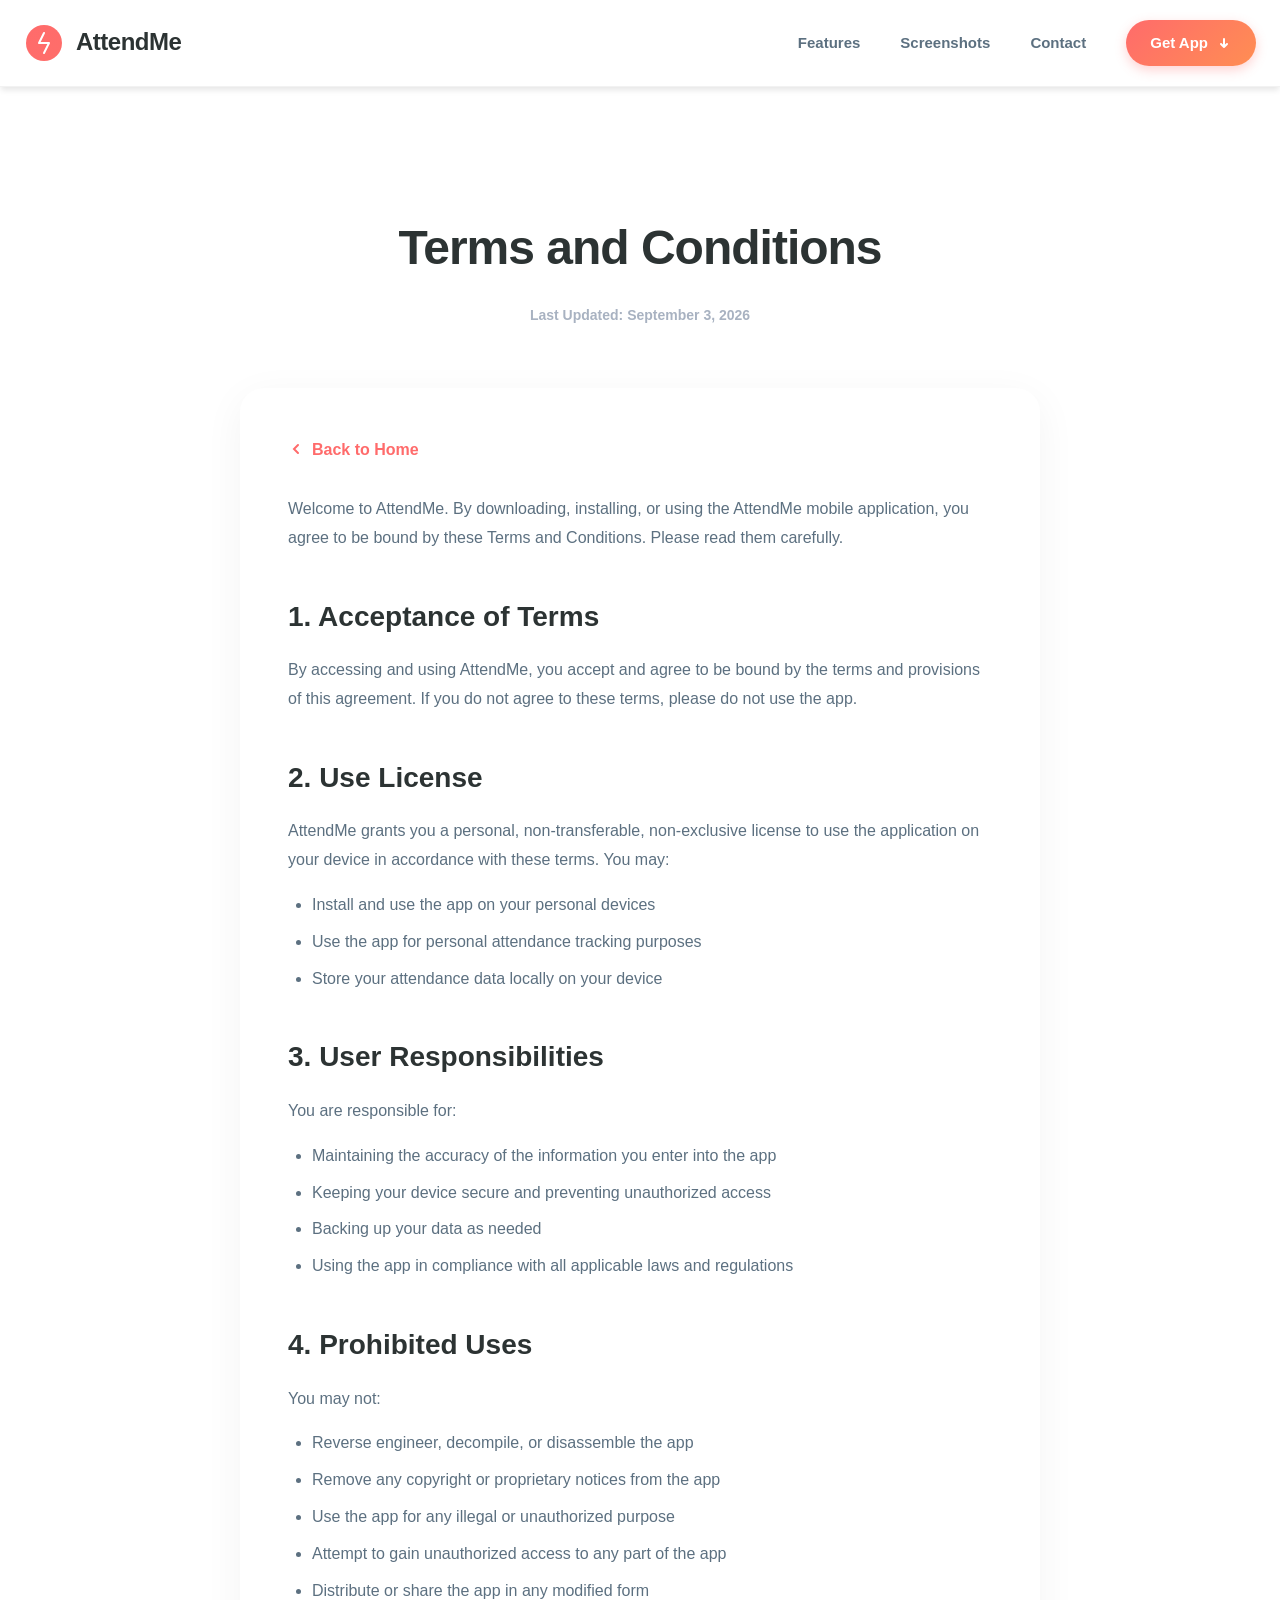
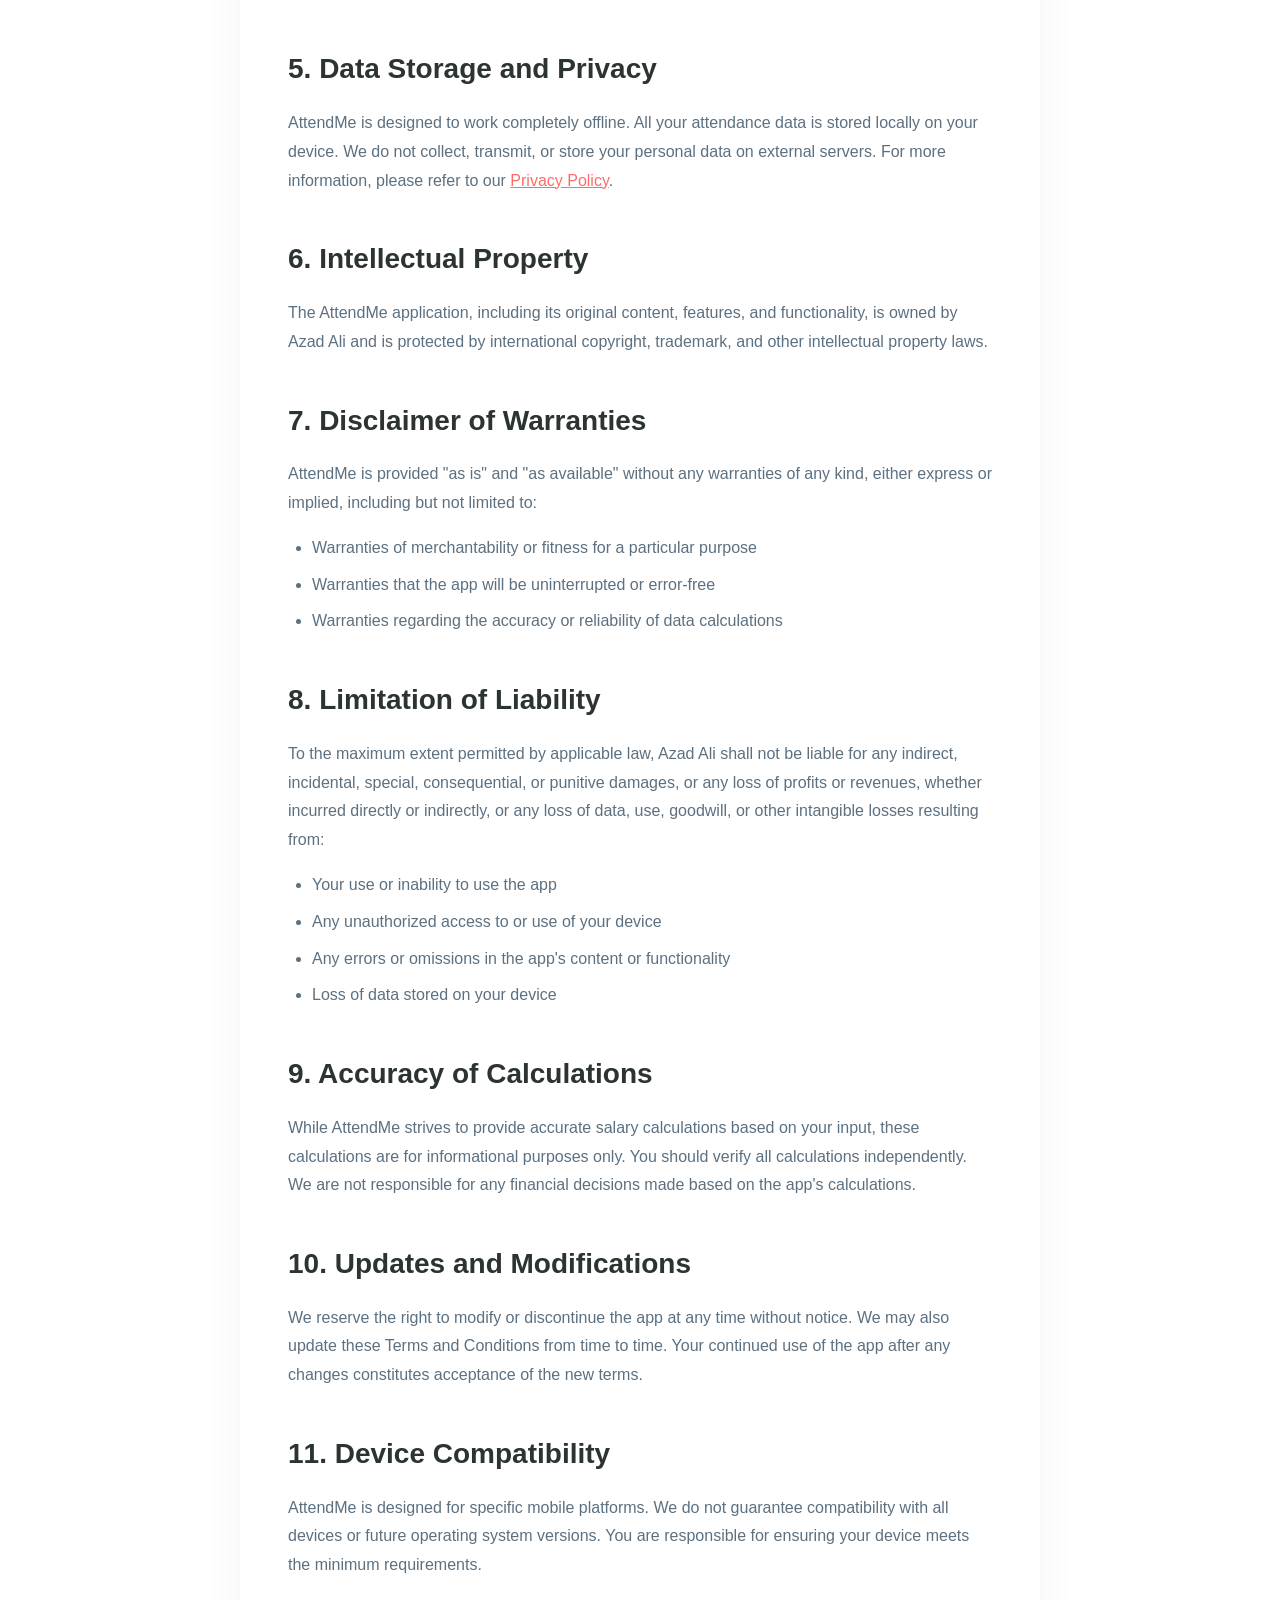
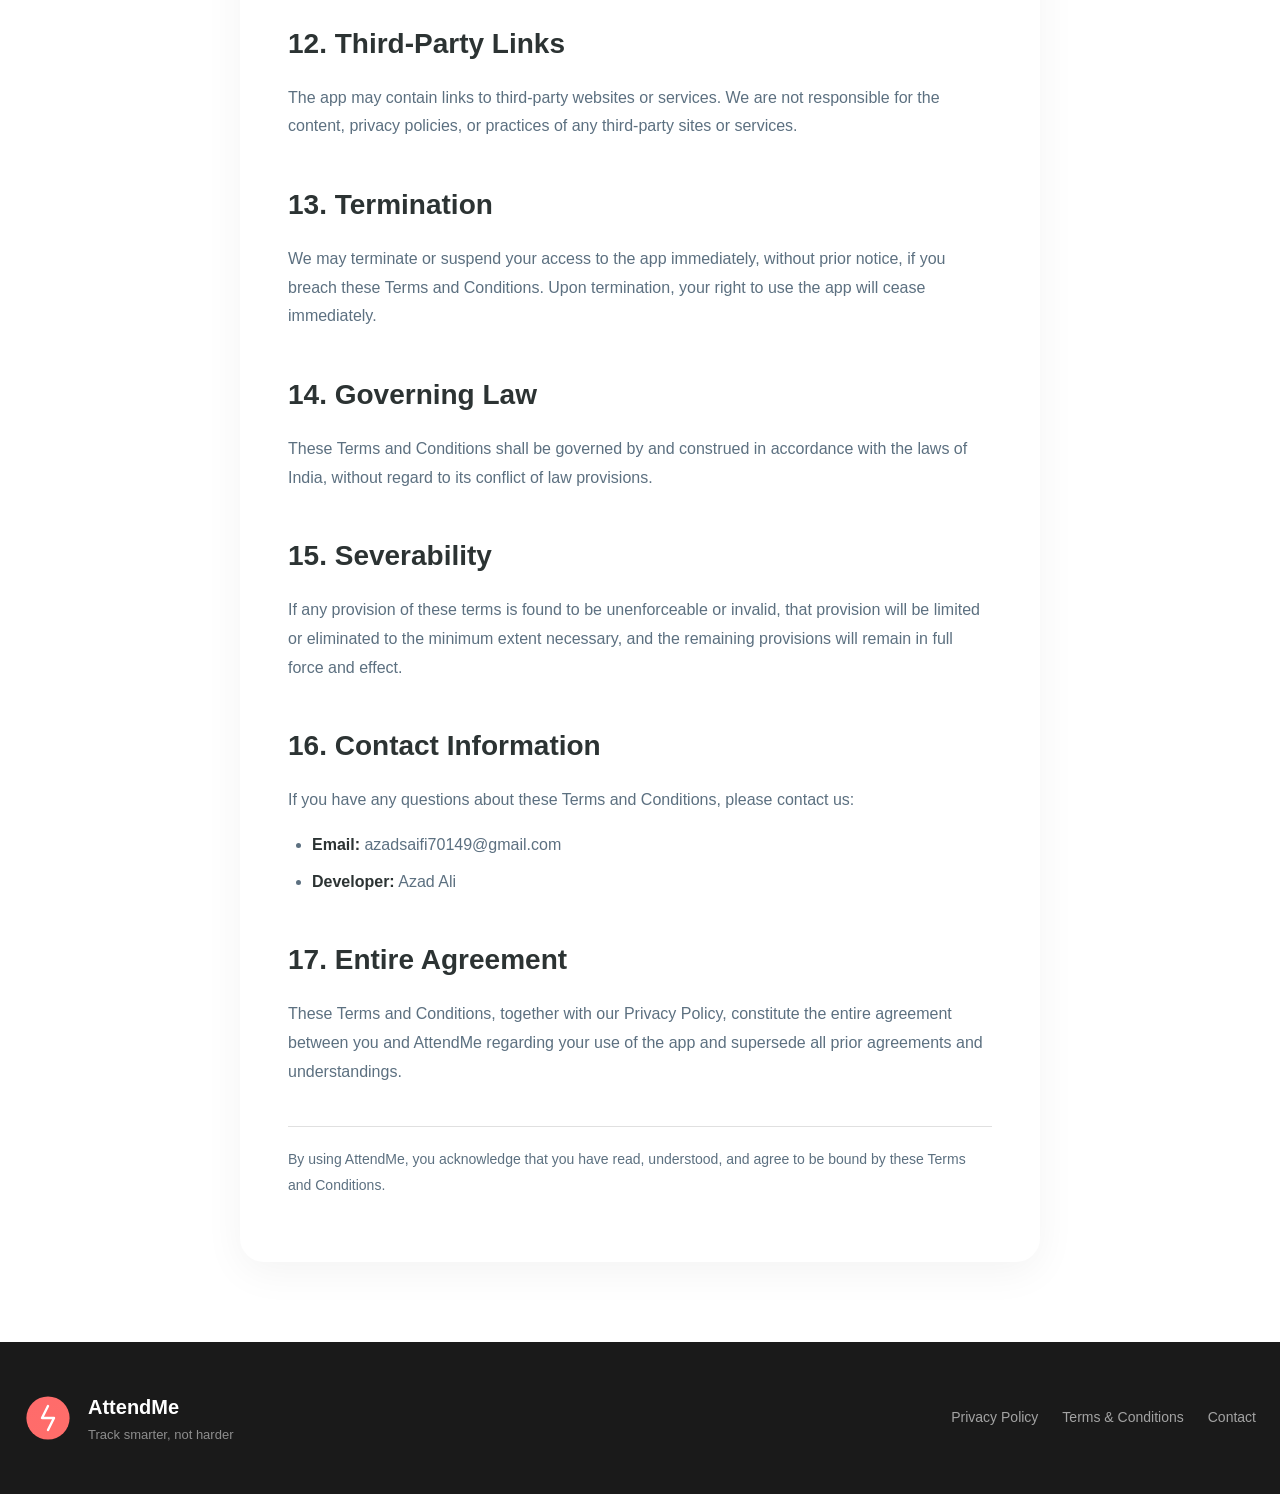
<file: terms.html>
<!DOCTYPE html>
<html lang="en">
<head>
    <meta charset="UTF-8">
    <meta name="viewport" content="width=device-width, initial-scale=1.0">
    <meta name="description" content="Terms and Conditions for AttendMe - Smart Attendance Tracking App">
    <title>Terms and Conditions - AttendMe</title>
    <link rel="stylesheet" href="style.css">
    <style>
        .legal-page {
            padding: 120px 0 80px;
            background: var(--bg-white);
        }

        .legal-header {
            text-align: center;
            margin-bottom: 60px;
        }

        .legal-header h1 {
            font-size: 48px;
            font-weight: 900;
            color: var(--dark);
            margin-bottom: 16px;
            letter-spacing: -1px;
        }

        .legal-header .last-updated {
            font-size: 14px;
            color: var(--text-light);
            font-weight: 600;
        }

        .legal-content {
            max-width: 800px;
            margin: 0 auto;
            background: white;
            padding: 48px;
            border-radius: 24px;
            box-shadow: 0 10px 40px rgba(0, 0, 0, 0.05);
        }

        .legal-content h2 {
            font-size: 28px;
            font-weight: 800;
            color: var(--dark);
            margin-top: 40px;
            margin-bottom: 16px;
        }

        .legal-content h2:first-child {
            margin-top: 0;
        }

        .legal-content p {
            color: var(--text-secondary);
            line-height: 1.8;
            margin-bottom: 16px;
        }

        .legal-content ul {
            color: var(--text-secondary);
            line-height: 1.8;
            margin-bottom: 16px;
            padding-left: 24px;
        }

        .legal-content li {
            margin-bottom: 8px;
        }

        .legal-content strong {
            color: var(--dark);
            font-weight: 700;
        }

        .back-link {
            display: inline-flex;
            align-items: center;
            gap: 8px;
            color: var(--primary-red);
            text-decoration: none;
            font-weight: 600;
            margin-bottom: 32px;
            transition: all 0.3s ease;
        }

        .back-link:hover {
            gap: 12px;
        }

        @media (max-width: 768px) {
            .legal-page {
                padding: 80px 0 60px;
            }

            .legal-header h1 {
                font-size: 36px;
            }

            .legal-content {
                padding: 32px 24px;
            }

            .legal-content h2 {
                font-size: 24px;
            }
        }
    </style>
</head>
<body>
    <!-- Navigation -->
    <nav class="navbar">
        <div class="container">
            <div class="nav-brand">
                <a href="index.html" style="display: flex; align-items: center; gap: 12px; text-decoration: none;">
                    <svg class="logo-svg" viewBox="0 0 40 40" fill="none" xmlns="http://www.w3.org/2000/svg">
                        <circle cx="20" cy="20" r="18" fill="url(#gradient)"/>
                        <path d="M20 10L15 20H25L20 30" stroke="white" stroke-width="2" stroke-linecap="round" stroke-linejoin="round"/>
                        <defs>
                            <linearGradient id="gradient" x1="0" y1="0" x2="40" y2="40">
                                <stop offset="0%" stop-color="#FF6B6B"/>
                                <stop offset="100%" stop-color="#FFD93D"/>
                            </linearGradient>
                        </defs>
                    </svg>
                    <span class="brand-name">AttendMe</span>
                </a>
            </div>
            <div class="nav-menu" id="navMenu">
                <a href="index.html#features" class="nav-link">Features</a>
                <a href="index.html#screenshots" class="nav-link">Screenshots</a>
                <a href="contact.html" class="nav-link">Contact</a>
                <a href="#" class="nav-link download-link">
                    <span>Get App</span>
                    <svg width="16" height="16" viewBox="0 0 16 16" fill="none">
                        <path d="M8 12L8 4M8 12L11 9M8 12L5 9" stroke="currentColor" stroke-width="2" stroke-linecap="round"/>
                    </svg>
                </a>
            </div>
            <div class="hamburger" id="hamburger">
                <span></span>
                <span></span>
                <span></span>
            </div>
        </div>
    </nav>

    <!-- Legal Content -->
    <section class="legal-page">
        <div class="container">
            <div class="legal-header">
                <h1>Terms and Conditions</h1>
                <p class="last-updated">Last Updated: September 3, 2026</p>
            </div>

            <div class="legal-content">
                <a href="index.html" class="back-link">
                    <svg width="16" height="16" viewBox="0 0 16 16" fill="none">
                        <path d="M10 4L6 8L10 12" stroke="currentColor" stroke-width="2" stroke-linecap="round"/>
                    </svg>
                    Back to Home
                </a>

                <p>Welcome to AttendMe. By downloading, installing, or using the AttendMe mobile application, you agree to be bound by these Terms and Conditions. Please read them carefully.</p>

                <h2>1. Acceptance of Terms</h2>
                <p>By accessing and using AttendMe, you accept and agree to be bound by the terms and provisions of this agreement. If you do not agree to these terms, please do not use the app.</p>

                <h2>2. Use License</h2>
                <p>AttendMe grants you a personal, non-transferable, non-exclusive license to use the application on your device in accordance with these terms. You may:</p>
                <ul>
                    <li>Install and use the app on your personal devices</li>
                    <li>Use the app for personal attendance tracking purposes</li>
                    <li>Store your attendance data locally on your device</li>
                </ul>

                <h2>3. User Responsibilities</h2>
                <p>You are responsible for:</p>
                <ul>
                    <li>Maintaining the accuracy of the information you enter into the app</li>
                    <li>Keeping your device secure and preventing unauthorized access</li>
                    <li>Backing up your data as needed</li>
                    <li>Using the app in compliance with all applicable laws and regulations</li>
                </ul>

                <h2>4. Prohibited Uses</h2>
                <p>You may not:</p>
                <ul>
                    <li>Reverse engineer, decompile, or disassemble the app</li>
                    <li>Remove any copyright or proprietary notices from the app</li>
                    <li>Use the app for any illegal or unauthorized purpose</li>
                    <li>Attempt to gain unauthorized access to any part of the app</li>
                    <li>Distribute or share the app in any modified form</li>
                </ul>

                <h2>5. Data Storage and Privacy</h2>
                <p>AttendMe is designed to work completely offline. All your attendance data is stored locally on your device. We do not collect, transmit, or store your personal data on external servers. For more information, please refer to our <a href="privacy.html" style="color: var(--primary-red);">Privacy Policy</a>.</p>

                <h2>6. Intellectual Property</h2>
                <p>The AttendMe application, including its original content, features, and functionality, is owned by Azad Ali and is protected by international copyright, trademark, and other intellectual property laws.</p>

                <h2>7. Disclaimer of Warranties</h2>
                <p>AttendMe is provided "as is" and "as available" without any warranties of any kind, either express or implied, including but not limited to:</p>
                <ul>
                    <li>Warranties of merchantability or fitness for a particular purpose</li>
                    <li>Warranties that the app will be uninterrupted or error-free</li>
                    <li>Warranties regarding the accuracy or reliability of data calculations</li>
                </ul>

                <h2>8. Limitation of Liability</h2>
                <p>To the maximum extent permitted by applicable law, Azad Ali shall not be liable for any indirect, incidental, special, consequential, or punitive damages, or any loss of profits or revenues, whether incurred directly or indirectly, or any loss of data, use, goodwill, or other intangible losses resulting from:</p>
                <ul>
                    <li>Your use or inability to use the app</li>
                    <li>Any unauthorized access to or use of your device</li>
                    <li>Any errors or omissions in the app's content or functionality</li>
                    <li>Loss of data stored on your device</li>
                </ul>

                <h2>9. Accuracy of Calculations</h2>
                <p>While AttendMe strives to provide accurate salary calculations based on your input, these calculations are for informational purposes only. You should verify all calculations independently. We are not responsible for any financial decisions made based on the app's calculations.</p>

                <h2>10. Updates and Modifications</h2>
                <p>We reserve the right to modify or discontinue the app at any time without notice. We may also update these Terms and Conditions from time to time. Your continued use of the app after any changes constitutes acceptance of the new terms.</p>

                <h2>11. Device Compatibility</h2>
                <p>AttendMe is designed for specific mobile platforms. We do not guarantee compatibility with all devices or future operating system versions. You are responsible for ensuring your device meets the minimum requirements.</p>

                <h2>12. Third-Party Links</h2>
                <p>The app may contain links to third-party websites or services. We are not responsible for the content, privacy policies, or practices of any third-party sites or services.</p>

                <h2>13. Termination</h2>
                <p>We may terminate or suspend your access to the app immediately, without prior notice, if you breach these Terms and Conditions. Upon termination, your right to use the app will cease immediately.</p>

                <h2>14. Governing Law</h2>
                <p>These Terms and Conditions shall be governed by and construed in accordance with the laws of India, without regard to its conflict of law provisions.</p>

                <h2>15. Severability</h2>
                <p>If any provision of these terms is found to be unenforceable or invalid, that provision will be limited or eliminated to the minimum extent necessary, and the remaining provisions will remain in full force and effect.</p>

                <h2>16. Contact Information</h2>
                <p>If you have any questions about these Terms and Conditions, please contact us:</p>
                <ul>
                    <li><strong>Email:</strong> azadsaifi70149@gmail.com</li>
                    <li><strong>Developer:</strong> Azad Ali</li>
                </ul>

                <h2>17. Entire Agreement</h2>
                <p>These Terms and Conditions, together with our Privacy Policy, constitute the entire agreement between you and AttendMe regarding your use of the app and supersede all prior agreements and understandings.</p>

                <p style="margin-top: 40px; padding-top: 20px; border-top: 1px solid #e0e0e0; font-size: 14px;">By using AttendMe, you acknowledge that you have read, understood, and agree to be bound by these Terms and Conditions.</p>
            </div>
        </div>
    </section>

    <!-- Footer -->
    <footer class="footer">
        <div class="container">
            <div class="footer-content">
                <div class="footer-brand">
                    <svg class="footer-logo" viewBox="0 0 40 40" fill="none" xmlns="http://www.w3.org/2000/svg">
                        <circle cx="20" cy="20" r="18" fill="url(#footerGradient)"/>
                        <path d="M20 10L15 20H25L20 30" stroke="white" stroke-width="2" stroke-linecap="round" stroke-linejoin="round"/>
                        <defs>
                            <linearGradient id="footerGradient" x1="0" y1="0" x2="40" y2="40">
                                <stop offset="0%" stop-color="#FF6B6B"/>
                                <stop offset="100%" stop-color="#FFD93D"/>
                            </linearGradient>
                        </defs>
                    </svg>
                    <div class="footer-brand-text">
                        <div class="footer-name">AttendMe</div>
                        <div class="footer-tagline">Track smarter, not harder</div>
                    </div>
                </div>
                <div class="footer-links" style="display: flex; gap: 24px; flex-wrap: wrap;">
                    <a href="privacy.html" style="color: rgba(255, 255, 255, 0.6); text-decoration: none; font-size: 14px;">Privacy Policy</a>
                    <a href="terms.html" style="color: rgba(255, 255, 255, 0.6); text-decoration: none; font-size: 14px;">Terms & Conditions</a>
                    <a href="contact.html" style="color: rgba(255, 255, 255, 0.6); text-decoration: none; font-size: 14px;">Contact</a>
                </div>
            </div>
        </div>
    </footer>

    <script src="script.js"></script>
</body>
</html>
</file>
<file: style.css>
/* Reset and Base Styles */
* {
    margin: 0;
    padding: 0;
    box-sizing: border-box;
}

:root {
    --primary-red: #FF6B6B;
    --primary-yellow: #FFD93D;
    --accent-orange: #FF8E53;
    --dark: #2C3333;
    --dark-light: #395B64;
    --text-primary: #2C3333;
    --text-secondary: #5C7080;
    --text-light: #A8B2C1;
    --bg-white: #FFFFFF;
    --bg-light: #F8F9FA;
    --bg-accent: #FFF4E6;
}

body {
    font-family: 'Inter', -apple-system, BlinkMacSystemFont, 'Segoe UI', Roboto, sans-serif;
    line-height: 1.7;
    color: var(--text-primary);
    background-color: var(--bg-white);
    overflow-x: hidden;
}

.container {
    max-width: 1280px;
    margin: 0 auto;
    padding: 0 24px;
}

/* Navigation */
.navbar {
    background: rgba(255, 255, 255, 0.95);
    backdrop-filter: blur(10px);
    border-bottom: 1px solid rgba(0, 0, 0, 0.05);
    position: sticky;
    top: 0;
    z-index: 1000;
    transition: all 0.3s ease;
}

.navbar .container {
    display: flex;
    justify-content: space-between;
    align-items: center;
    padding: 20px 24px;
}

.nav-brand {
    display: flex;
    align-items: center;
    gap: 12px;
    cursor: pointer;
}

.logo-svg {
    width: 40px;
    height: 40px;
}

.brand-name {
    font-size: 24px;
    font-weight: 800;
    color: var(--dark);
    letter-spacing: -0.5px;
}

.nav-menu {
    display: flex;
    gap: 40px;
    align-items: center;
}

.nav-link {
    text-decoration: none;
    color: var(--text-secondary);
    font-weight: 600;
    font-size: 15px;
    transition: all 0.3s ease;
    position: relative;
}

.nav-link:hover {
    color: var(--primary-red);
}

.nav-link.download-link {
    background: linear-gradient(135deg, var(--primary-red), var(--accent-orange));
    color: white;
    padding: 10px 24px;
    border-radius: 50px;
    display: flex;
    align-items: center;
    gap: 8px;
    box-shadow: 0 4px 12px rgba(255, 107, 107, 0.3);
    transition: all 0.3s ease;
}

.nav-link.download-link:hover {
    transform: translateY(-2px);
    box-shadow: 0 6px 20px rgba(255, 107, 107, 0.4);
}

.hamburger {
    display: none;
    flex-direction: column;
    cursor: pointer;
    gap: 6px;
}

.hamburger span {
    width: 28px;
    height: 3px;
    background: var(--dark);
    border-radius: 3px;
    transition: all 0.3s ease;
}

/* Hero Section */
.hero {
    background: linear-gradient(165deg, #FFF4E6 0%, #FFFFFF 50%);
    padding: 120px 0 80px;
    position: relative;
    overflow: hidden;
}

.hero-decoration {
    position: absolute;
    width: 600px;
    height: 600px;
    background: linear-gradient(135deg, rgba(255, 107, 107, 0.1), rgba(255, 217, 61, 0.1));
    border-radius: 50%;
    top: -300px;
    right: -200px;
    filter: blur(100px);
}

.hero .container {
    position: relative;
    z-index: 1;
    text-align: center;
}

.hero-badge {
    display: inline-block;
    background: linear-gradient(135deg, var(--primary-red), var(--accent-orange));
    color: white;
    padding: 8px 20px;
    border-radius: 50px;
    font-size: 14px;
    font-weight: 700;
    margin-bottom: 24px;
    letter-spacing: 0.5px;
}

.hero-title {
    font-size: 72px;
    font-weight: 900;
    line-height: 1.1;
    color: var(--dark);
    margin-bottom: 24px;
    letter-spacing: -2px;
}

.hero-subtitle {
    font-size: 20px;
    color: var(--text-secondary);
    max-width: 700px;
    margin: 0 auto 48px;
    line-height: 1.8;
}

.hero-cta {
    display: flex;
    gap: 16px;
    justify-content: center;
    margin-bottom: 60px;
}

.btn {
    padding: 16px 36px;
    border-radius: 50px;
    text-decoration: none;
    font-weight: 700;
    font-size: 16px;
    transition: all 0.3s ease;
    display: inline-flex;
    align-items: center;
    gap: 10px;
    cursor: pointer;
}

.btn-primary {
    background: linear-gradient(135deg, var(--primary-red), var(--accent-orange));
    color: white;
    box-shadow: 0 8px 24px rgba(255, 107, 107, 0.3);
}

.btn-primary:hover {
    transform: translateY(-3px);
    box-shadow: 0 12px 32px rgba(255, 107, 107, 0.4);
}

.btn-outline {
    background: transparent;
    color: var(--dark);
    border: 2px solid var(--dark);
}

.btn-outline:hover {
    background: var(--dark);
    color: white;
}

.hero-stats {
    display: flex;
    justify-content: center;
    align-items: center;
    gap: 40px;
    padding: 32px;
    background: white;
    border-radius: 20px;
    box-shadow: 0 10px 40px rgba(0, 0, 0, 0.08);
    max-width: 600px;
    margin: 0 auto;
}

.stat-item {
    text-align: center;
}

.stat-number {
    font-size: 32px;
    font-weight: 900;
    color: var(--dark);
    margin-bottom: 4px;
}

.stat-label {
    font-size: 14px;
    color: var(--text-light);
    font-weight: 600;
}

.stat-divider {
    width: 1px;
    height: 40px;
    background: linear-gradient(to bottom, transparent, var(--text-light), transparent);
}

/* Section Headers */
.section-header {
    text-align: center;
    margin-bottom: 64px;
}

.section-tag {
    display: inline-block;
    font-size: 12px;
    font-weight: 800;
    letter-spacing: 2px;
    color: var(--primary-red);
    background: rgba(255, 107, 107, 0.1);
    padding: 8px 16px;
    border-radius: 50px;
    margin-bottom: 16px;
}

.section-tag.light {
    color: var(--primary-yellow);
    background: rgba(255, 217, 61, 0.2);
}

.section-title {
    font-size: 48px;
    font-weight: 900;
    color: var(--dark);
    letter-spacing: -1px;
}

/* Features Section */
.features {
    padding: 100px 0;
    background: var(--bg-white);
}

.features-container {
    display: grid;
    grid-template-columns: repeat(2, 1fr);
    gap: 48px;
}

.feature-item {
    display: flex;
    gap: 32px;
    align-items: flex-start;
}

.feature-number {
    font-size: 48px;
    font-weight: 900;
    color: transparent;
    background: linear-gradient(135deg, var(--primary-red), var(--accent-orange));
    -webkit-background-clip: text;
    background-clip: text;
    line-height: 1;
}

.feature-content {
    flex: 1;
}

.feature-icon-wrapper {
    width: 64px;
    height: 64px;
    background: linear-gradient(135deg, rgba(255, 107, 107, 0.1), rgba(255, 142, 83, 0.1));
    border-radius: 16px;
    display: flex;
    align-items: center;
    justify-content: center;
    margin-bottom: 20px;
}

.feature-icon-wrapper svg {
    color: var(--primary-red);
}

.feature-content h3 {
    font-size: 24px;
    font-weight: 800;
    color: var(--dark);
    margin-bottom: 12px;
}

.feature-content p {
    color: var(--text-secondary);
    line-height: 1.8;
    font-size: 16px;
}

/* Screenshots Section */
.screenshots {
    padding: 100px 0;
    background: linear-gradient(to bottom, var(--bg-white), var(--bg-light));
}

.screenshots-carousel {
    display: grid;
    grid-template-columns: repeat(4, 1fr);
    gap: 32px;
    padding: 20px 0;
}

.screenshot-card {
    text-align: center;
}

.screenshot-frame {
    background: #0d131f;
    border-radius: 28px;
    padding: 8px;
    box-shadow: 0 20px 50px rgba(0, 0, 0, 0.12), 0 0 0 1px rgba(0, 0, 0, 0.08);
    transition: all 0.4s cubic-bezier(0.16, 1, 0.3, 1);
    border: 4px solid #1a2234;
    overflow: hidden;
}

.screenshot-frame:hover {
    transform: translateY(-8px);
    box-shadow: 0 30px 60px rgba(0, 0, 0, 0.2), 0 0 0 2px rgba(99, 102, 241, 0.25);
}

.screenshot-frame img {
    width: 100%;
    height: auto;
    display: block;
    border-radius: 20px;
}

.screenshot-label {
    margin-top: 20px;
    font-size: 16px;
    font-weight: 700;
    color: var(--dark);
}

/* Contact Section */
.contact {
    padding: 100px 0;
    background: var(--dark);
    position: relative;
    overflow: hidden;
}

.contact-bg {
    position: absolute;
    width: 800px;
    height: 800px;
    background: radial-gradient(circle, rgba(255, 107, 107, 0.15), transparent);
    top: -400px;
    left: -200px;
    border-radius: 50%;
}

.contact .container {
    position: relative;
    z-index: 1;
}

.contact-content {
    display: grid;
    grid-template-columns: 1fr 1fr;
    gap: 80px;
    align-items: center;
}

.contact-info h2 {
    font-size: 48px;
    font-weight: 900;
    color: white;
    margin-bottom: 20px;
    letter-spacing: -1px;
}

.contact-info p {
    font-size: 18px;
    color: rgba(255, 255, 255, 0.7);
    line-height: 1.8;
    margin-bottom: 48px;
}

.contact-methods {
    display: flex;
    flex-direction: column;
    gap: 20px;
    margin-bottom: 40px;
}

.contact-method {
    display: flex;
    align-items: center;
    gap: 20px;
    padding: 20px 24px;
    background: rgba(255, 255, 255, 0.05);
    border: 1px solid rgba(255, 255, 255, 0.1);
    border-radius: 16px;
    text-decoration: none;
    transition: all 0.3s ease;
}

.contact-method:hover {
    background: rgba(255, 255, 255, 0.1);
    transform: translateX(8px);
}

.method-icon {
    width: 48px;
    height: 48px;
    background: linear-gradient(135deg, var(--primary-red), var(--accent-orange));
    border-radius: 12px;
    display: flex;
    align-items: center;
    justify-content: center;
}

.method-icon svg {
    color: white;
}

.method-content {
    flex: 1;
}

.method-label {
    font-size: 12px;
    color: rgba(255, 255, 255, 0.6);
    font-weight: 700;
    text-transform: uppercase;
    letter-spacing: 1px;
    margin-bottom: 4px;
}

.method-value {
    font-size: 16px;
    color: white;
    font-weight: 600;
}

.developer-note {
    padding: 24px;
    background: rgba(255, 217, 61, 0.1);
    border-left: 4px solid var(--primary-yellow);
    border-radius: 12px;
}

.developer-note p {
    font-size: 16px;
    color: rgba(255, 255, 255, 0.9);
    margin: 0;
    line-height: 1.6;
}

.contact-illustration {
    position: relative;
    display: flex;
    align-items: center;
    justify-content: center;
}

.illustration-circle {
    width: 400px;
    height: 400px;
    background: linear-gradient(135deg, rgba(255, 107, 107, 0.2), rgba(255, 217, 61, 0.2));
    border-radius: 50%;
    position: absolute;
    filter: blur(60px);
}

.developer-card {
    position: relative;
    background: white;
    padding: 48px;
    border-radius: 24px;
    box-shadow: 0 20px 60px rgba(0, 0, 0, 0.3);
    text-align: center;
}

.dev-avatar {
    width: 120px;
    height: 120px;
    background: linear-gradient(135deg, var(--primary-red), var(--accent-orange));
    border-radius: 50%;
    display: flex;
    align-items: center;
    justify-content: center;
    margin: 0 auto 20px;
    font-size: 48px;
    font-weight: 900;
    color: white;
}

.dev-info h3 {
    font-size: 28px;
    font-weight: 900;
    color: var(--dark);
    margin-bottom: 8px;
}

.dev-info p {
    font-size: 16px;
    color: var(--text-secondary);
    margin: 0;
}

/* Footer */
.footer {
    background: #1a1a1a;
    padding: 48px 0;
}

.footer-content {
    display: flex;
    justify-content: space-between;
    align-items: center;
}

.footer-brand {
    display: flex;
    align-items: center;
    gap: 16px;
}

.footer-logo {
    width: 48px;
    height: 48px;
}

.footer-brand-text {
    display: flex;
    flex-direction: column;
}

.footer-name {
    font-size: 20px;
    font-weight: 800;
    color: white;
}

.footer-tagline {
    font-size: 13px;
    color: rgba(255, 255, 255, 0.5);
}

.footer-copyright p {
    color: rgba(255, 255, 255, 0.6);
    font-size: 14px;
}

/* Responsive Design */
@media (max-width: 1024px) {
    .features-container {
        grid-template-columns: 1fr;
        gap: 40px;
    }

    .screenshots-carousel {
        grid-template-columns: repeat(2, 1fr);
    }

    .contact-content {
        grid-template-columns: 1fr;
        gap: 60px;
    }

    .contact-illustration {
        order: -1;
    }
}

@media (max-width: 768px) {
    .hamburger {
        display: flex;
    }

    .nav-menu {
        position: absolute;
        top: 76px;
        left: 0;
        right: 0;
        background: white;
        flex-direction: column;
        padding: 24px;
        box-shadow: 0 10px 30px rgba(0, 0, 0, 0.1);
        display: none;
        gap: 20px;
    }

    .nav-menu.active {
        display: flex;
    }

    .nav-link.download-link {
        justify-content: center;
    }

    .hero {
        padding: 80px 0 60px;
    }

    .hero-title {
        font-size: 48px;
    }

    .hero-subtitle {
        font-size: 18px;
    }

    .hero-cta {
        flex-direction: column;
        align-items: center;
    }

    .btn {
        width: 100%;
        max-width: 320px;
        justify-content: center;
    }

    .hero-stats {
        flex-direction: column;
        gap: 24px;
    }

    .stat-divider {
        width: 80%;
        height: 1px;
    }

    .section-title {
        font-size: 36px;
    }

    .features,
    .screenshots,
    .contact {
        padding: 60px 0;
    }

    .feature-item {
        flex-direction: column;
        gap: 20px;
    }

    .screenshots-carousel {
        grid-template-columns: 1fr;
        gap: 24px;
    }

    .developer-card {
        padding: 32px;
    }

    .footer-content {
        flex-direction: column;
        gap: 24px;
        text-align: center;
    }
}

@media (max-width: 480px) {
    .hero {
        padding: 60px 0 40px;
    }

    .hero-title {
        font-size: 36px;
        letter-spacing: -1px;
    }

    .hero-subtitle {
        font-size: 16px;
    }

    .section-title {
        font-size: 28px;
    }

    .section-header {
        margin-bottom: 40px;
    }

    .features,
    .screenshots,
    .contact {
        padding: 50px 0;
    }

    .feature-number {
        font-size: 36px;
    }

    .feature-content h3 {
        font-size: 20px;
    }

    .contact-info h2 {
        font-size: 32px;
    }

    .contact-info p {
        font-size: 16px;
    }

    .illustration-circle {
        width: 300px;
        height: 300px;
    }

    .dev-avatar {
        width: 80px;
        height: 80px;
        font-size: 36px;
    }

    .dev-info h3 {
        font-size: 22px;
    }
}
</file>
